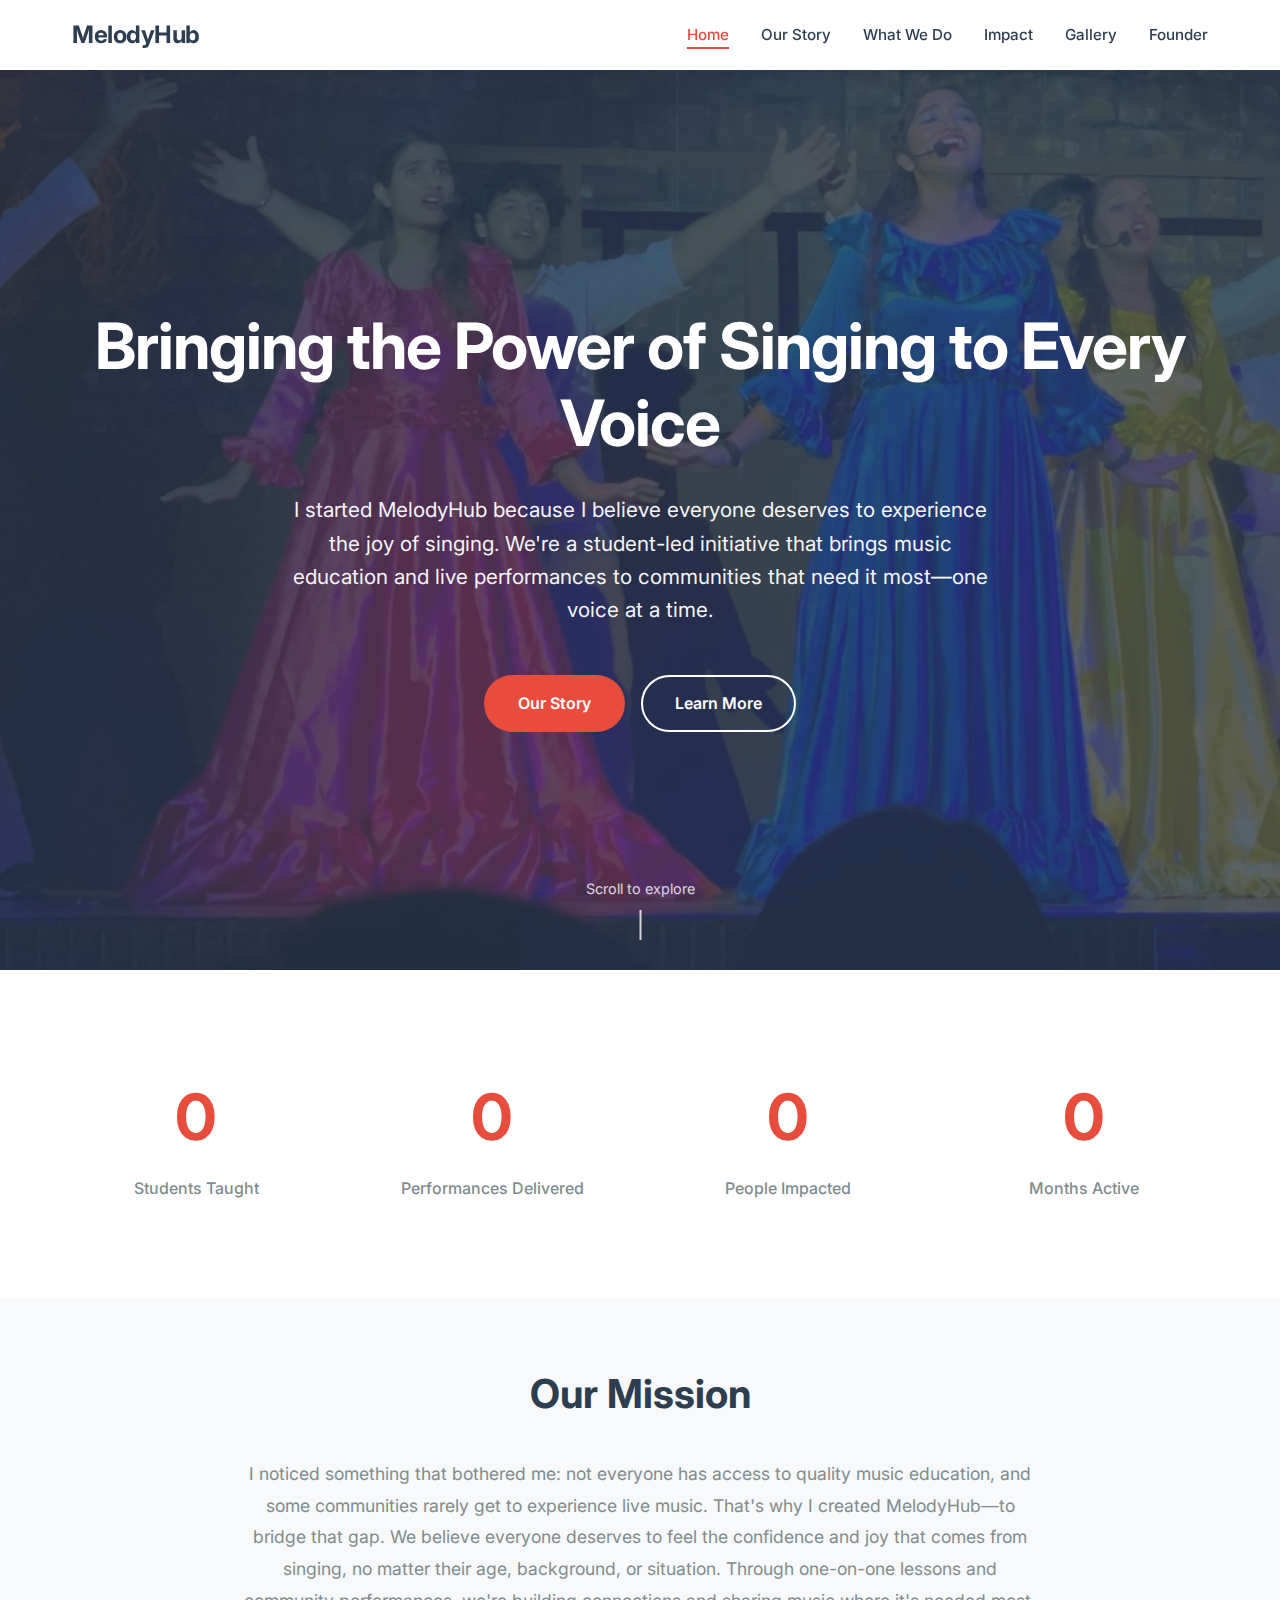
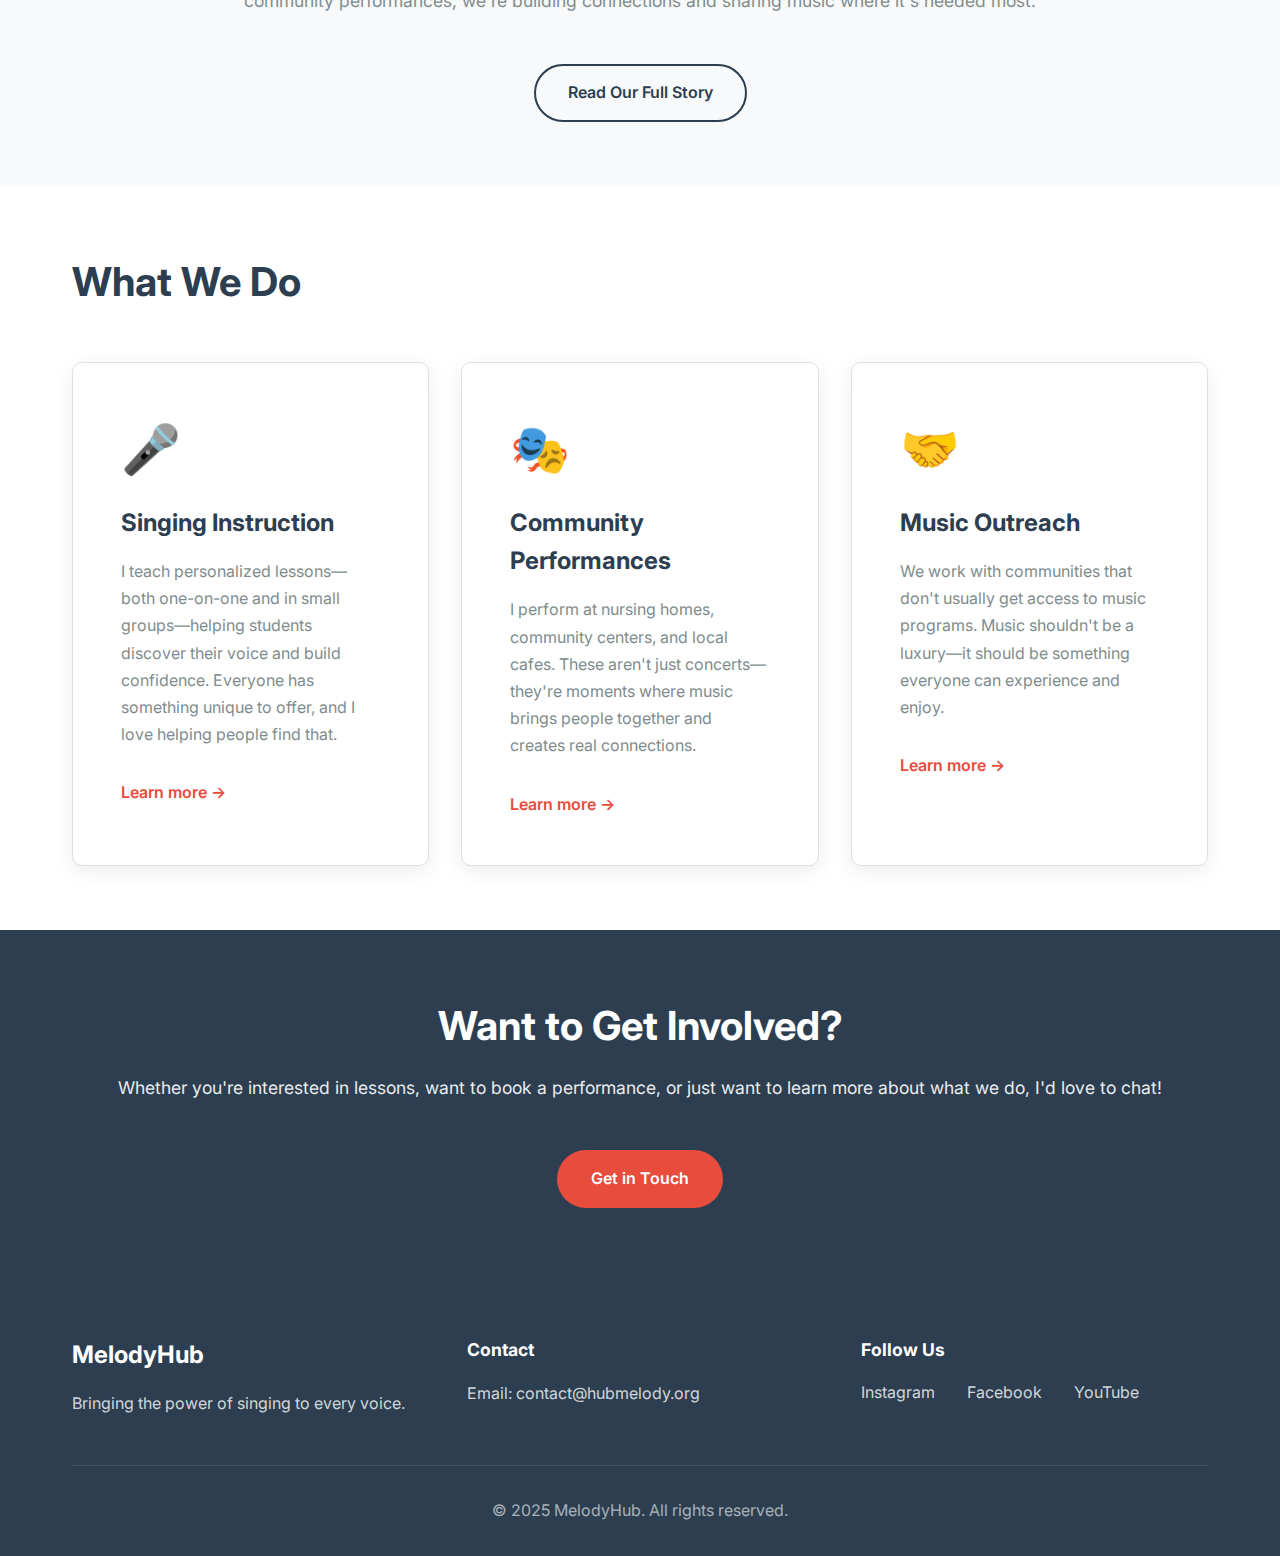
<file: index.html>
<!DOCTYPE html>
<html lang="en">
<head>
    <meta charset="UTF-8">
    <meta name="viewport" content="width=device-width, initial-scale=1.0">
    <title>MelodyHub - Bringing the Power of Singing to Every Voice</title>
    <meta name="description" content="MelodyHub is a student-led singing initiative promoting music education and bringing the joy of singing to underserved communities.">
    <link rel="stylesheet" href="styles.css">
    <link rel="preconnect" href="https://fonts.googleapis.com">
    <link rel="preconnect" href="https://fonts.gstatic.com" crossorigin>
    <link href="https://fonts.googleapis.com/css2?family=Inter:wght@300;400;500;600;700&display=swap" rel="stylesheet">
</head>
<body>
    <!-- Navigation -->
    <nav class="navbar">
        <div class="container">
            <div class="nav-wrapper">
                <a href="index.html" class="logo">MelodyHub</a>
                <button class="mobile-menu-toggle" aria-label="Toggle menu">
                    <span></span>
                    <span></span>
                    <span></span>
                </button>
                <ul class="nav-menu">
                    <li><a href="index.html" class="active">Home</a></li>
                    <li><a href="about.html">Our Story</a></li>
                    <li><a href="programs.html">What We Do</a></li>
                    <li><a href="impact.html">Impact</a></li>
                    <li><a href="gallery.html">Gallery</a></li>
                    <li><a href="founder.html">Founder</a></li>
                </ul>
            </div>
        </div>
    </nav>

    <!-- Hero Section -->
    <section class="hero">
        <div class="hero-image-container">
            <div class="hero-overlay"></div>
            <img src="images/hero/WhatsApp Image 2026-01-01 at 8.38.45 PM.jpeg" alt="Performing on stage in fuchsia dress" class="hero-image">
        </div>
        <div class="hero-content">
            <div class="container">
                <h1 class="hero-title">Bringing the Power of Singing to Every Voice</h1>
                <p class="hero-subtitle">I started MelodyHub because I believe everyone deserves to experience the joy of singing. We're a student-led initiative that brings music education and live performances to communities that need it most—one voice at a time.</p>
                <div class="hero-buttons">
                    <a href="about.html" class="btn btn-primary">Our Story</a>
                    <a href="programs.html" class="btn btn-secondary">Learn More</a>
                </div>
            </div>
        </div>
        <div class="scroll-indicator">
            <span>Scroll to explore</span>
            <div class="scroll-arrow"></div>
        </div>
    </section>

    <!-- Impact Stats Section -->
    <section class="stats-section">
        <div class="container">
            <div class="stats-grid">
                <div class="stat-item">
                    <div class="stat-number" data-target="50">0</div>
                    <div class="stat-label">Students Taught</div>
                </div>
                <div class="stat-item">
                    <div class="stat-number" data-target="25">0</div>
                    <div class="stat-label">Performances Delivered</div>
                </div>
                <div class="stat-item">
                    <div class="stat-number" data-target="200">0</div>
                    <div class="stat-label">People Impacted</div>
                </div>
                <div class="stat-item">
                    <div class="stat-number" data-target="18">0</div>
                    <div class="stat-label">Months Active</div>
                </div>
            </div>
        </div>
    </section>

    <!-- Mission Section -->
    <section class="mission-section">
        <div class="container">
            <div class="mission-content">
                <h2 class="section-title">Our Mission</h2>
                <p class="mission-text">I noticed something that bothered me: not everyone has access to quality music education, and some communities rarely get to experience live music. That's why I created MelodyHub—to bridge that gap. We believe everyone deserves to feel the confidence and joy that comes from singing, no matter their age, background, or situation. Through one-on-one lessons and community performances, we're building connections and sharing music where it's needed most.</p>
                <a href="about.html" class="btn btn-outline">Read Our Full Story</a>
            </div>
        </div>
    </section>

    <!-- Programs Preview -->
    <section class="programs-preview">
        <div class="container">
            <h2 class="section-title">What We Do</h2>
            <div class="programs-grid">
                <div class="program-card">
                    <div class="program-icon">🎤</div>
                    <h3>Singing Instruction</h3>
                    <p>I teach personalized lessons—both one-on-one and in small groups—helping students discover their voice and build confidence. Everyone has something unique to offer, and I love helping people find that.</p>
                    <a href="programs.html#instruction" class="program-link">Learn more →</a>
                </div>
                <div class="program-card">
                    <div class="program-icon">🎭</div>
                    <h3>Community Performances</h3>
                    <p>I perform at nursing homes, community centers, and local cafes. These aren't just concerts—they're moments where music brings people together and creates real connections.</p>
                    <a href="programs.html#performances" class="program-link">Learn more →</a>
                </div>
                <div class="program-card">
                    <div class="program-icon">🤝</div>
                    <h3>Music Outreach</h3>
                    <p>We work with communities that don't usually get access to music programs. Music shouldn't be a luxury—it should be something everyone can experience and enjoy.</p>
                    <a href="programs.html#outreach" class="program-link">Learn more →</a>
                </div>
            </div>
        </div>
    </section>

    <!-- CTA Section -->
    <section class="cta-section">
        <div class="container">
            <h2>Want to Get Involved?</h2>
            <p>Whether you're interested in lessons, want to book a performance, or just want to learn more about what we do, I'd love to chat!</p>
            <a href="#contact" class="btn btn-primary">Get in Touch</a>
        </div>
    </section>

    <!-- Footer -->
    <footer class="footer" id="contact">
        <div class="container">
            <div class="footer-content">
                <div class="footer-section">
                    <h3>MelodyHub</h3>
                    <p>Bringing the power of singing to every voice.</p>
                </div>
                <div class="footer-section">
                    <h4>Contact</h4>
                    <p>Email: <a href="mailto:contact@hubmelody.org">contact@hubmelody.org</a></p>
                </div>
                <div class="footer-section">
                    <h4>Follow Us</h4>
                    <div class="social-links">
                        <a href="#" aria-label="Instagram">Instagram</a>
                        <a href="#" aria-label="Facebook">Facebook</a>
                        <a href="#" aria-label="YouTube">YouTube</a>
                    </div>
                </div>
            </div>
            <div class="footer-bottom">
                <p>&copy; 2025 MelodyHub. All rights reserved.</p>
            </div>
        </div>
    </footer>

    <script src="script.js"></script>
</body>
</html>
</file>
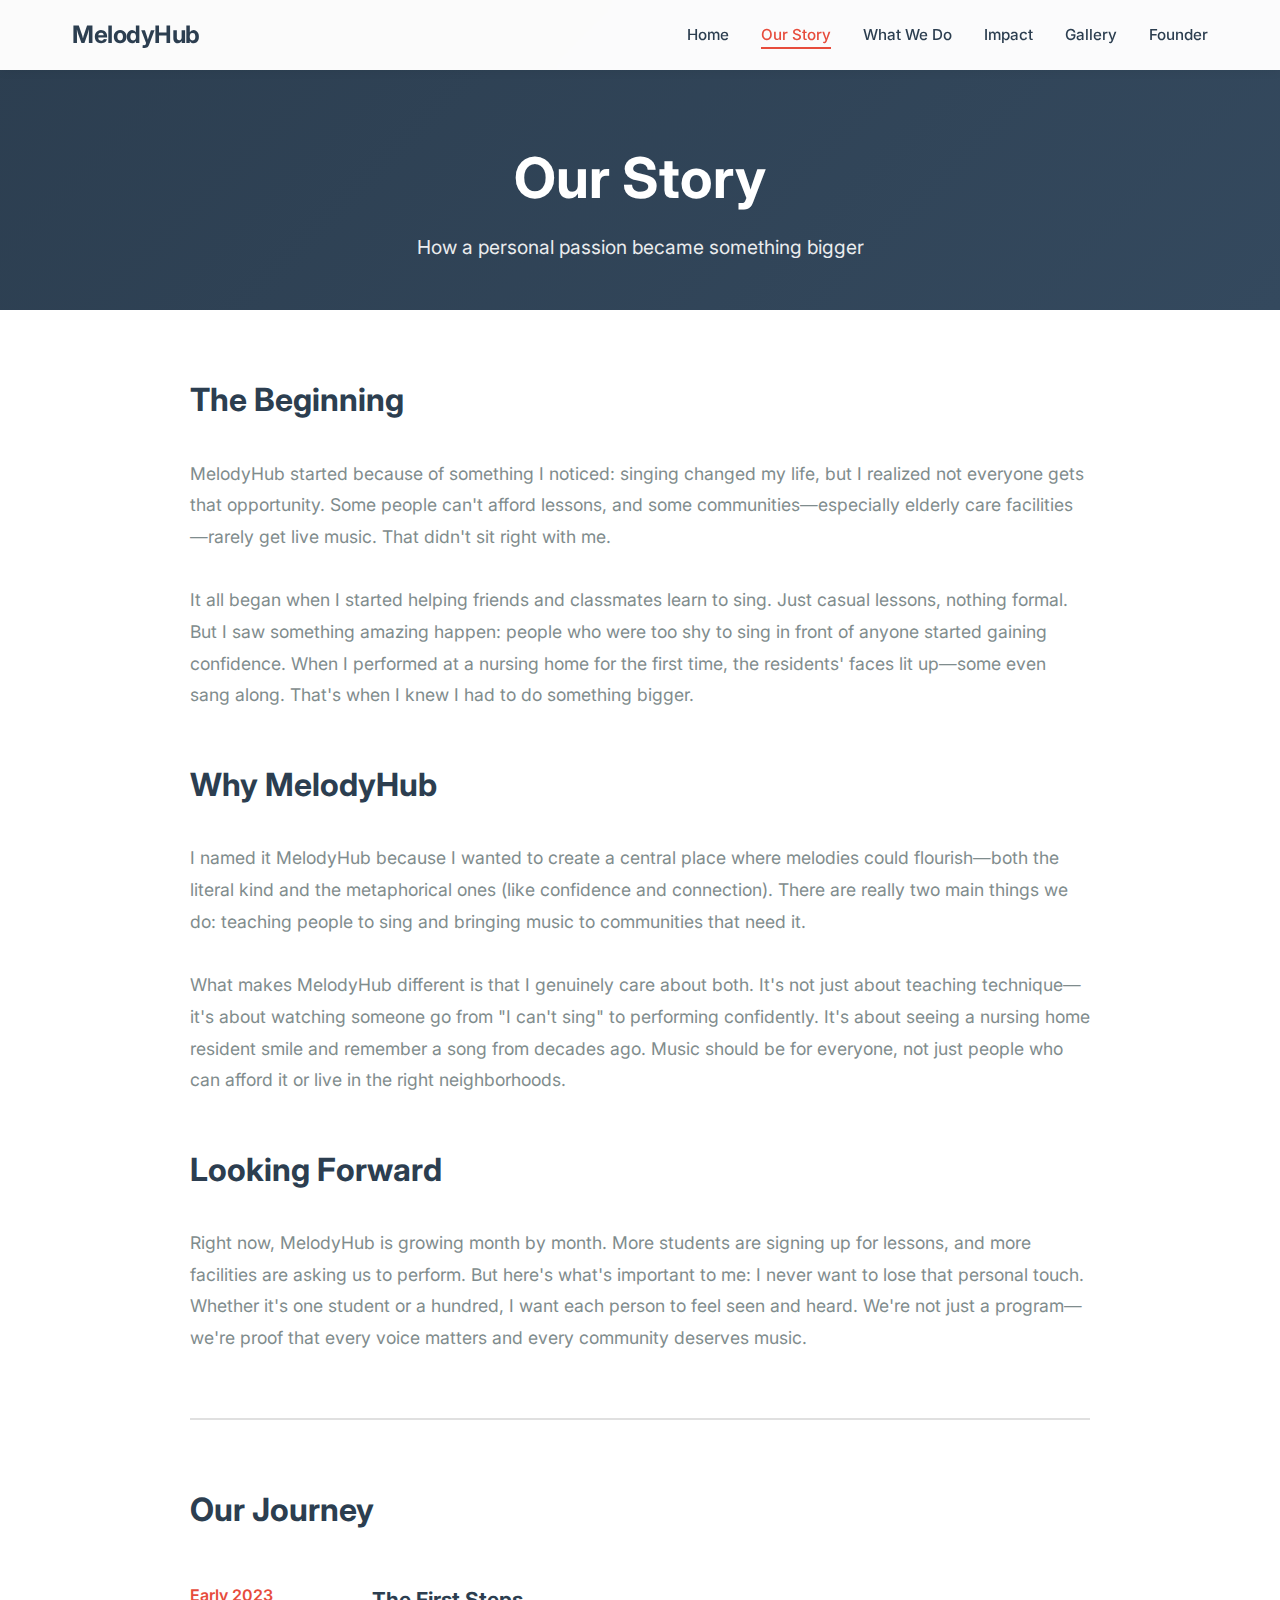
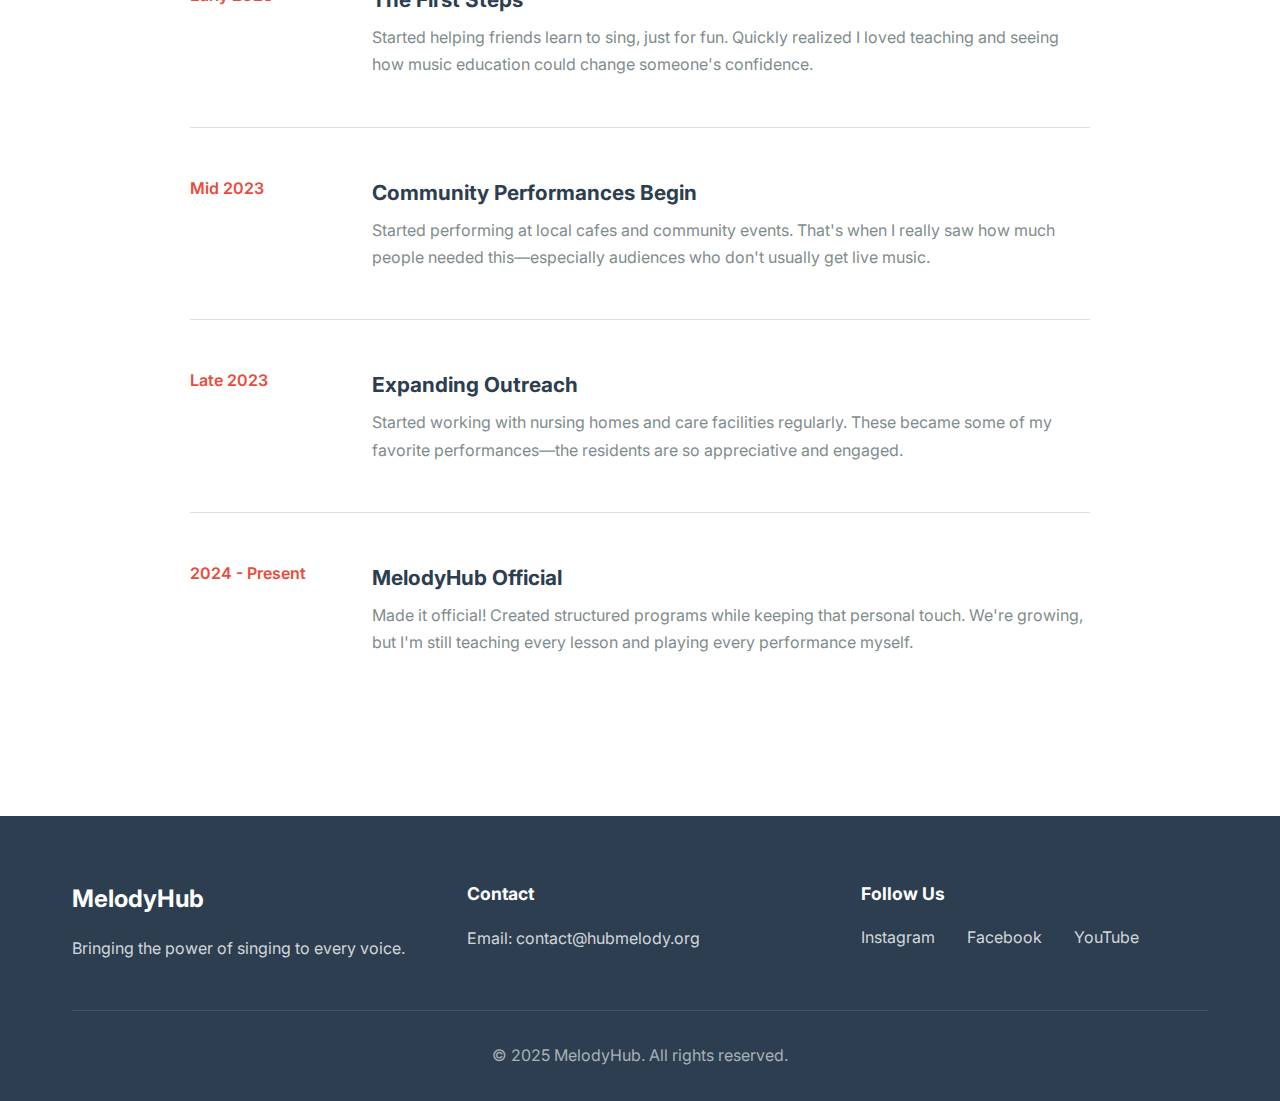
<file: about.html>
<!DOCTYPE html>
<html lang="en">
<head>
    <meta charset="UTF-8">
    <meta name="viewport" content="width=device-width, initial-scale=1.0">
    <title>Our Story - MelodyHub</title>
    <meta name="description" content="Learn about MelodyHub's origin, mission, and journey from a personal passion to a community-impacting organization.">
    <link rel="stylesheet" href="styles.css">
    <link rel="preconnect" href="https://fonts.googleapis.com">
    <link rel="preconnect" href="https://fonts.gstatic.com" crossorigin>
    <link href="https://fonts.googleapis.com/css2?family=Inter:wght@300;400;500;600;700&display=swap" rel="stylesheet">
</head>
<body>
    <!-- Navigation -->
    <nav class="navbar">
        <div class="container">
            <div class="nav-wrapper">
                <a href="index.html" class="logo">MelodyHub</a>
                <button class="mobile-menu-toggle" aria-label="Toggle menu">
                    <span></span>
                    <span></span>
                    <span></span>
                </button>
                <ul class="nav-menu">
                    <li><a href="index.html">Home</a></li>
                    <li><a href="about.html" class="active">Our Story</a></li>
                    <li><a href="programs.html">What We Do</a></li>
                    <li><a href="impact.html">Impact</a></li>
                    <li><a href="gallery.html">Gallery</a></li>
                    <li><a href="founder.html">Founder</a></li>
                </ul>
            </div>
        </div>
    </nav>

    <!-- Page Header -->
    <section class="page-header">
        <div class="container">
            <h1>Our Story</h1>
            <p class="page-subtitle">How a personal passion became something bigger</p>
        </div>
    </section>

    <!-- Story Content -->
    <section class="story-section">
        <div class="container">
            <div class="story-content">
                <div class="story-text">
                    <h2>The Beginning</h2>
                    <p>MelodyHub started because of something I noticed: singing changed my life, but I realized not everyone gets that opportunity. Some people can't afford lessons, and some communities—especially elderly care facilities—rarely get live music. That didn't sit right with me.</p>
                    
                    <p>It all began when I started helping friends and classmates learn to sing. Just casual lessons, nothing formal. But I saw something amazing happen: people who were too shy to sing in front of anyone started gaining confidence. When I performed at a nursing home for the first time, the residents' faces lit up—some even sang along. That's when I knew I had to do something bigger.</p>

                    <h2>Why MelodyHub</h2>
                    <p>I named it MelodyHub because I wanted to create a central place where melodies could flourish—both the literal kind and the metaphorical ones (like confidence and connection). There are really two main things we do: teaching people to sing and bringing music to communities that need it.</p>

                    <p>What makes MelodyHub different is that I genuinely care about both. It's not just about teaching technique—it's about watching someone go from "I can't sing" to performing confidently. It's about seeing a nursing home resident smile and remember a song from decades ago. Music should be for everyone, not just people who can afford it or live in the right neighborhoods.</p>

                    <h2>Looking Forward</h2>
                    <p>Right now, MelodyHub is growing month by month. More students are signing up for lessons, and more facilities are asking us to perform. But here's what's important to me: I never want to lose that personal touch. Whether it's one student or a hundred, I want each person to feel seen and heard. We're not just a program—we're proof that every voice matters and every community deserves music.</p>
                </div>

                <!-- Timeline -->
                <div class="timeline">
                    <h2>Our Journey</h2>
                    <div class="timeline-item">
                        <div class="timeline-date">Early 2023</div>
                        <div class="timeline-content">
                            <h3>The First Steps</h3>
                            <p>Started helping friends learn to sing, just for fun. Quickly realized I loved teaching and seeing how music education could change someone's confidence.</p>
                        </div>
                    </div>
                    <div class="timeline-item">
                        <div class="timeline-date">Mid 2023</div>
                        <div class="timeline-content">
                            <h3>Community Performances Begin</h3>
                            <p>Started performing at local cafes and community events. That's when I really saw how much people needed this—especially audiences who don't usually get live music.</p>
                        </div>
                    </div>
                    <div class="timeline-item">
                        <div class="timeline-date">Late 2023</div>
                        <div class="timeline-content">
                            <h3>Expanding Outreach</h3>
                            <p>Started working with nursing homes and care facilities regularly. These became some of my favorite performances—the residents are so appreciative and engaged.</p>
                        </div>
                    </div>
                    <div class="timeline-item">
                        <div class="timeline-date">2024 - Present</div>
                        <div class="timeline-content">
                            <h3>MelodyHub Official</h3>
                            <p>Made it official! Created structured programs while keeping that personal touch. We're growing, but I'm still teaching every lesson and playing every performance myself.</p>
                        </div>
                    </div>
                </div>
            </div>
        </div>
    </section>

    <!-- Footer -->
    <footer class="footer" id="contact">
        <div class="container">
            <div class="footer-content">
                <div class="footer-section">
                    <h3>MelodyHub</h3>
                    <p>Bringing the power of singing to every voice.</p>
                </div>
                <div class="footer-section">
                    <h4>Contact</h4>
                    <p>Email: <a href="mailto:contact@hubmelody.org">contact@hubmelody.org</a></p>
                </div>
                <div class="footer-section">
                    <h4>Follow Us</h4>
                    <div class="social-links">
                        <a href="#" aria-label="Instagram">Instagram</a>
                        <a href="#" aria-label="Facebook">Facebook</a>
                        <a href="#" aria-label="YouTube">YouTube</a>
                    </div>
                </div>
            </div>
            <div class="footer-bottom">
                <p>&copy; 2025 MelodyHub. All rights reserved.</p>
            </div>
        </div>
    </footer>

    <script src="script.js"></script>
</body>
</html>
</file>
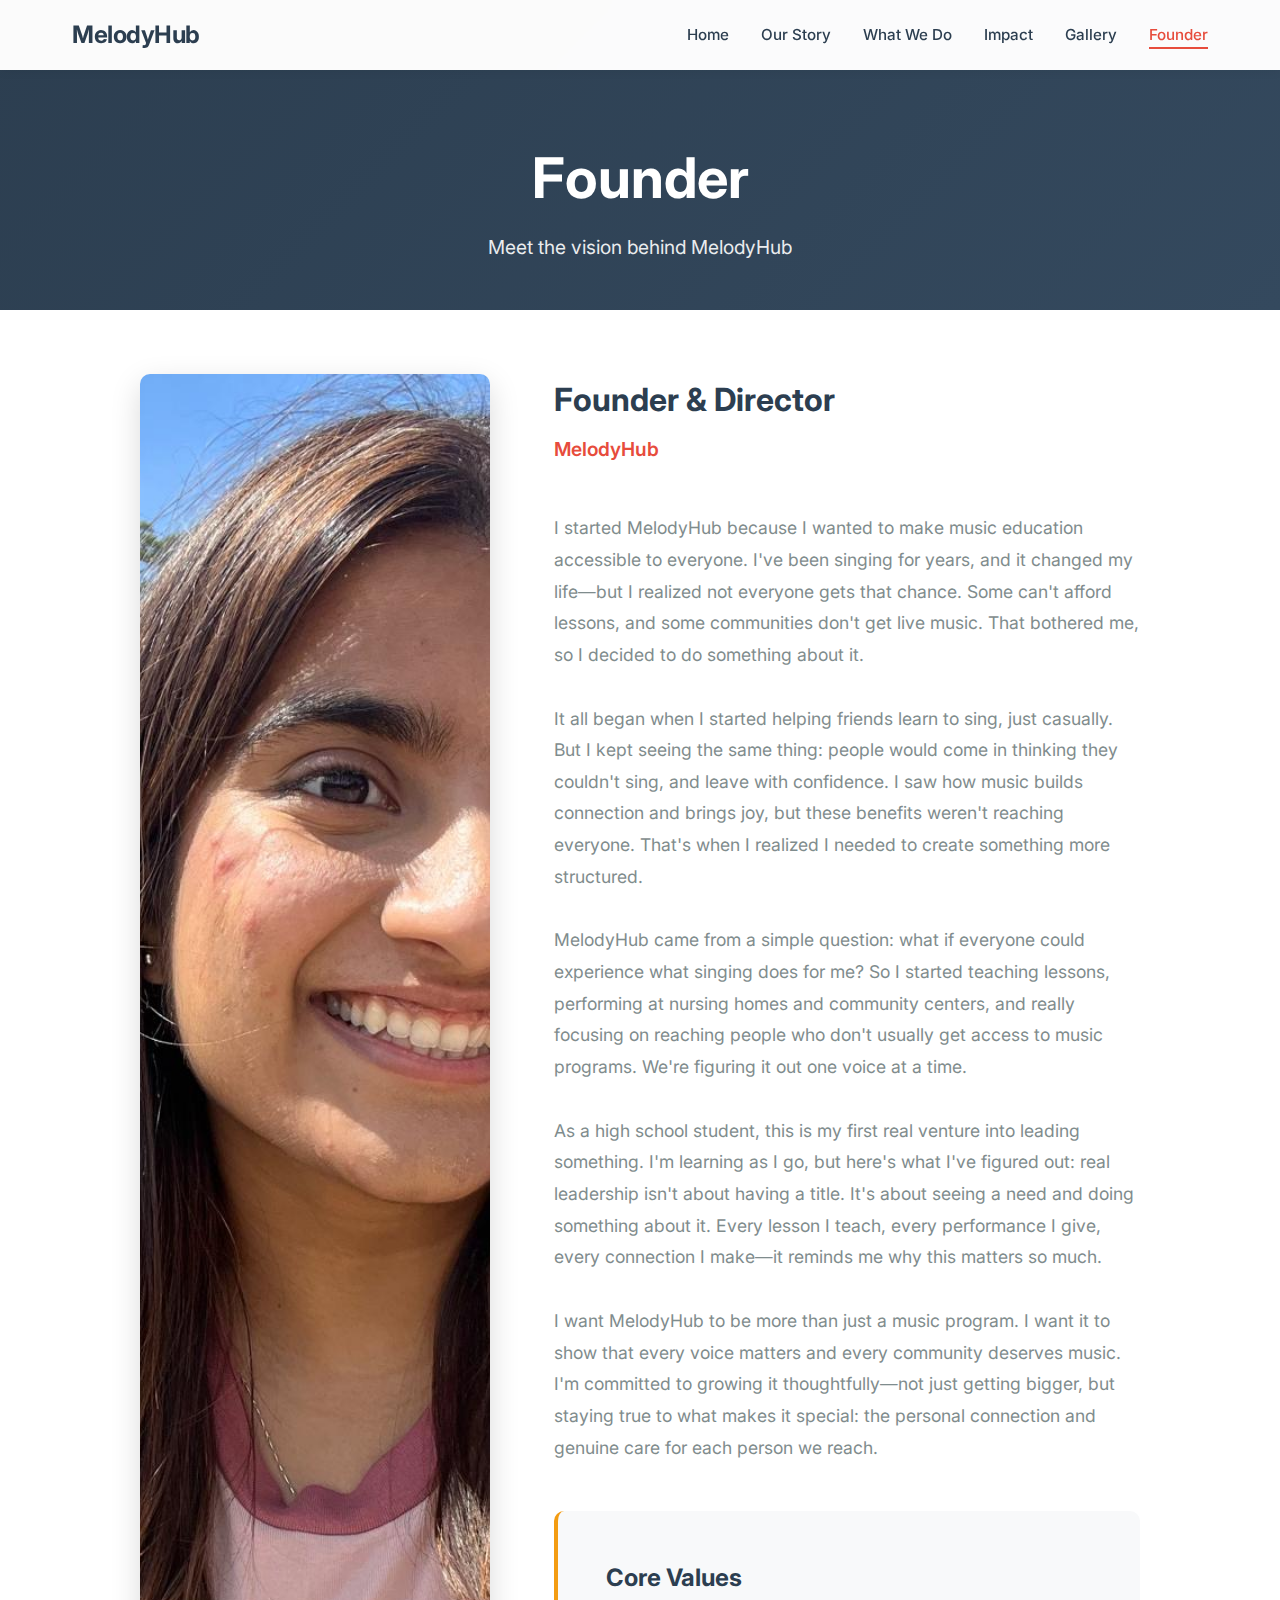
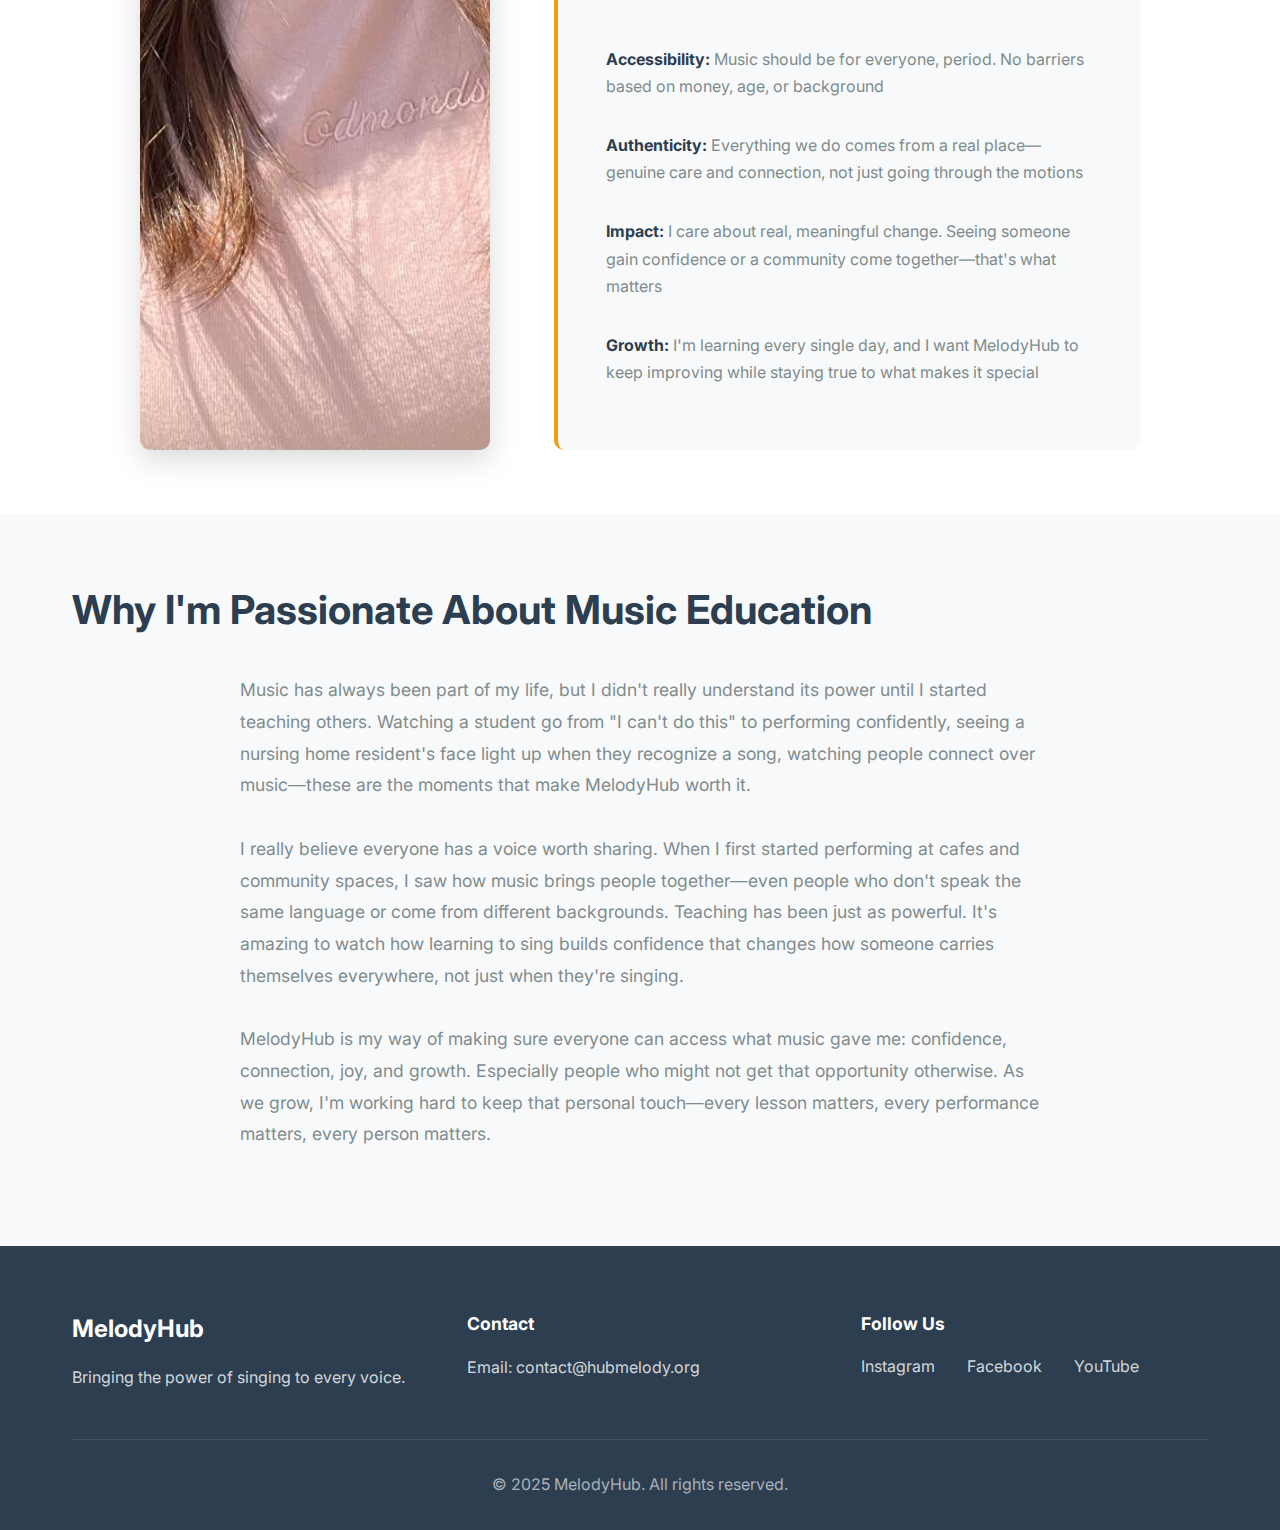
<file: founder.html>
<!DOCTYPE html>
<html lang="en">
<head>
    <meta charset="UTF-8">
    <meta name="viewport" content="width=device-width, initial-scale=1.0">
    <title>Founder - MelodyHub</title>
    <meta name="description" content="Meet the founder of MelodyHub and learn about the passion and vision behind the organization.">
    <link rel="stylesheet" href="styles.css">
    <link rel="preconnect" href="https://fonts.googleapis.com">
    <link rel="preconnect" href="https://fonts.gstatic.com" crossorigin>
    <link href="https://fonts.googleapis.com/css2?family=Inter:wght@300;400;500;600;700&display=swap" rel="stylesheet">
</head>
<body>
    <!-- Navigation -->
    <nav class="navbar">
        <div class="container">
            <div class="nav-wrapper">
                <a href="index.html" class="logo">MelodyHub</a>
                <button class="mobile-menu-toggle" aria-label="Toggle menu">
                    <span></span>
                    <span></span>
                    <span></span>
                </button>
                <ul class="nav-menu">
                    <li><a href="index.html">Home</a></li>
                    <li><a href="about.html">Our Story</a></li>
                    <li><a href="programs.html">What We Do</a></li>
                    <li><a href="impact.html">Impact</a></li>
                    <li><a href="gallery.html">Gallery</a></li>
                    <li><a href="founder.html" class="active">Founder</a></li>
                </ul>
            </div>
        </div>
    </nav>

    <!-- Page Header -->
    <section class="page-header">
        <div class="container">
            <h1>Founder</h1>
            <p class="page-subtitle">Meet the vision behind MelodyHub</p>
        </div>
    </section>

    <!-- Founder Section -->
    <section class="founder-section">
        <div class="container">
            <div class="founder-content">
                <div class="founder-image-wrapper">
                    <img src="images/founder/WhatsApp Image 2026-01-01 at 11.12.30 PM.jpeg" alt="MelodyHub Founder" class="founder-image">
                </div>
                <div class="founder-info">
                    <h2>Founder & Director</h2>
                    <p class="founder-title">MelodyHub</p>
                    
                    <div class="founder-bio">
                        <p>I started MelodyHub because I wanted to make music education accessible to everyone. I've been singing for years, and it changed my life—but I realized not everyone gets that chance. Some can't afford lessons, and some communities don't get live music. That bothered me, so I decided to do something about it.</p>

                        <p>It all began when I started helping friends learn to sing, just casually. But I kept seeing the same thing: people would come in thinking they couldn't sing, and leave with confidence. I saw how music builds connection and brings joy, but these benefits weren't reaching everyone. That's when I realized I needed to create something more structured.</p>

                        <p>MelodyHub came from a simple question: what if everyone could experience what singing does for me? So I started teaching lessons, performing at nursing homes and community centers, and really focusing on reaching people who don't usually get access to music programs. We're figuring it out one voice at a time.</p>

                        <p>As a high school student, this is my first real venture into leading something. I'm learning as I go, but here's what I've figured out: real leadership isn't about having a title. It's about seeing a need and doing something about it. Every lesson I teach, every performance I give, every connection I make—it reminds me why this matters so much.</p>

                        <p>I want MelodyHub to be more than just a music program. I want it to show that every voice matters and every community deserves music. I'm committed to growing it thoughtfully—not just getting bigger, but staying true to what makes it special: the personal connection and genuine care for each person we reach.</p>
                    </div>

                    <div class="founder-values">
                        <h3>Core Values</h3>
                        <ul>
                            <li><strong>Accessibility:</strong> Music should be for everyone, period. No barriers based on money, age, or background</li>
                            <li><strong>Authenticity:</strong> Everything we do comes from a real place—genuine care and connection, not just going through the motions</li>
                            <li><strong>Impact:</strong> I care about real, meaningful change. Seeing someone gain confidence or a community come together—that's what matters</li>
                            <li><strong>Growth:</strong> I'm learning every single day, and I want MelodyHub to keep improving while staying true to what makes it special</li>
                        </ul>
                    </div>
                </div>
            </div>
        </div>
    </section>

    <!-- Personal Journey -->
    <section class="journey-section">
        <div class="container">
            <h2 class="section-title">Why I'm Passionate About Music Education</h2>
            <div class="journey-content">
                <p>Music has always been part of my life, but I didn't really understand its power until I started teaching others. Watching a student go from "I can't do this" to performing confidently, seeing a nursing home resident's face light up when they recognize a song, watching people connect over music—these are the moments that make MelodyHub worth it.</p>
                
                <p>I really believe everyone has a voice worth sharing. When I first started performing at cafes and community spaces, I saw how music brings people together—even people who don't speak the same language or come from different backgrounds. Teaching has been just as powerful. It's amazing to watch how learning to sing builds confidence that changes how someone carries themselves everywhere, not just when they're singing.</p>

                <p>MelodyHub is my way of making sure everyone can access what music gave me: confidence, connection, joy, and growth. Especially people who might not get that opportunity otherwise. As we grow, I'm working hard to keep that personal touch—every lesson matters, every performance matters, every person matters.</p>
            </div>
        </div>
    </section>

    <!-- Footer -->
    <footer class="footer" id="contact">
        <div class="container">
            <div class="footer-content">
                <div class="footer-section">
                    <h3>MelodyHub</h3>
                    <p>Bringing the power of singing to every voice.</p>
                </div>
                <div class="footer-section">
                    <h4>Contact</h4>
                    <p>Email: <a href="mailto:contact@hubmelody.org">contact@hubmelody.org</a></p>
                </div>
                <div class="footer-section">
                    <h4>Follow Us</h4>
                    <div class="social-links">
                        <a href="#" aria-label="Instagram">Instagram</a>
                        <a href="#" aria-label="Facebook">Facebook</a>
                        <a href="#" aria-label="YouTube">YouTube</a>
                    </div>
                </div>
            </div>
            <div class="footer-bottom">
                <p>&copy; 2025 MelodyHub. All rights reserved.</p>
            </div>
        </div>
    </footer>

    <script src="script.js"></script>
</body>
</html>
</file>
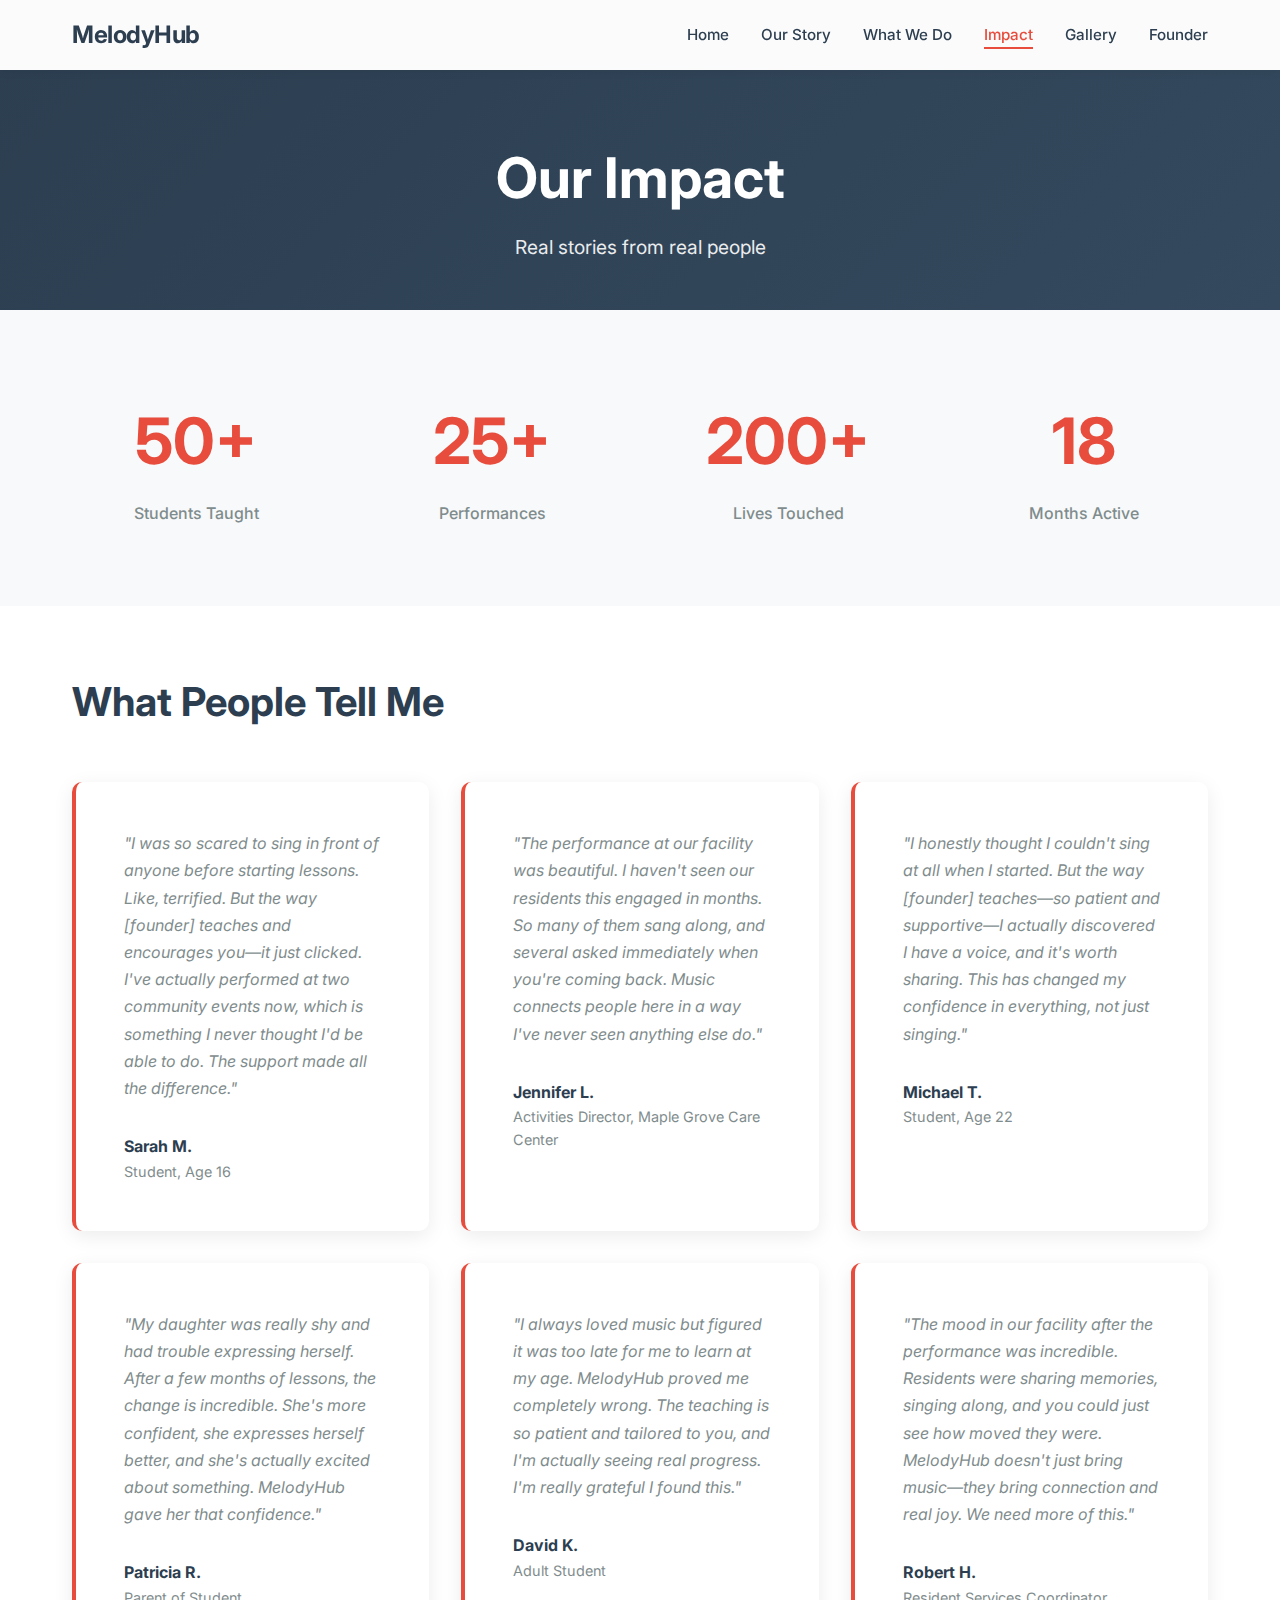
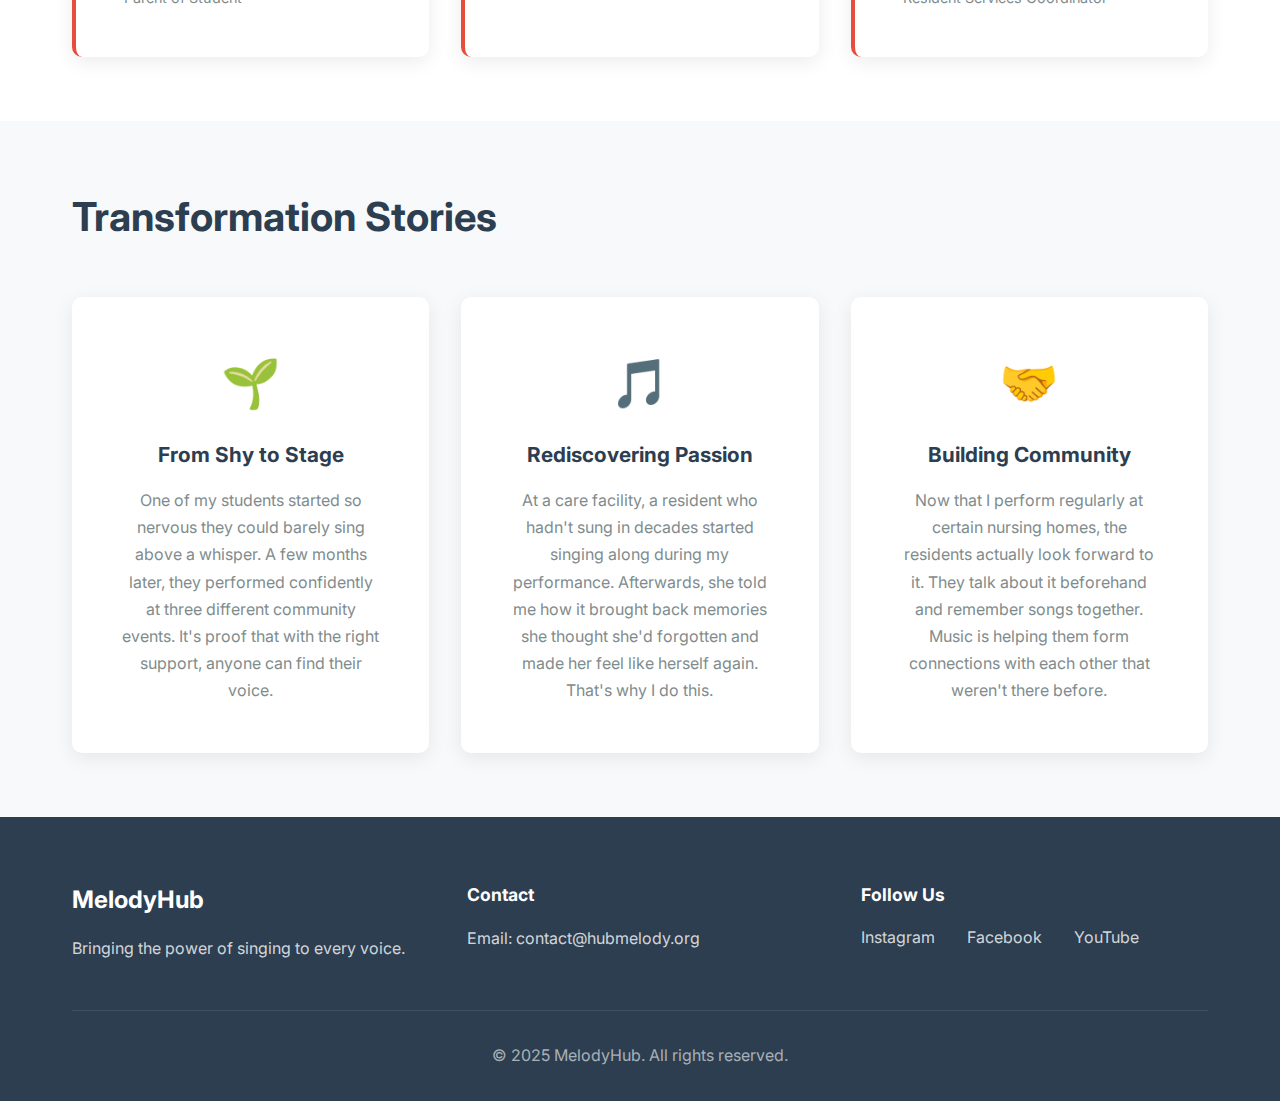
<file: impact.html>
<!DOCTYPE html>
<html lang="en">
<head>
    <meta charset="UTF-8">
    <meta name="viewport" content="width=device-width, initial-scale=1.0">
    <title>Impact - MelodyHub</title>
    <meta name="description" content="See how MelodyHub is making a difference through testimonials and stories from students and community members.">
    <link rel="stylesheet" href="styles.css">
    <link rel="preconnect" href="https://fonts.googleapis.com">
    <link rel="preconnect" href="https://fonts.gstatic.com" crossorigin>
    <link href="https://fonts.googleapis.com/css2?family=Inter:wght@300;400;500;600;700&display=swap" rel="stylesheet">
</head>
<body>
    <!-- Navigation -->
    <nav class="navbar">
        <div class="container">
            <div class="nav-wrapper">
                <a href="index.html" class="logo">MelodyHub</a>
                <button class="mobile-menu-toggle" aria-label="Toggle menu">
                    <span></span>
                    <span></span>
                    <span></span>
                </button>
                <ul class="nav-menu">
                    <li><a href="index.html">Home</a></li>
                    <li><a href="about.html">Our Story</a></li>
                    <li><a href="programs.html">What We Do</a></li>
                    <li><a href="impact.html" class="active">Impact</a></li>
                    <li><a href="gallery.html">Gallery</a></li>
                    <li><a href="founder.html">Founder</a></li>
                </ul>
            </div>
        </div>
    </nav>

    <!-- Page Header -->
    <section class="page-header">
        <div class="container">
            <h1>Our Impact</h1>
            <p class="page-subtitle">Real stories from real people</p>
        </div>
    </section>

    <!-- Impact Stats -->
    <section class="impact-stats">
        <div class="container">
            <div class="stats-grid">
                <div class="stat-item">
                    <div class="stat-number">50+</div>
                    <div class="stat-label">Students Taught</div>
                </div>
                <div class="stat-item">
                    <div class="stat-number">25+</div>
                    <div class="stat-label">Performances</div>
                </div>
                <div class="stat-item">
                    <div class="stat-number">200+</div>
                    <div class="stat-label">Lives Touched</div>
                </div>
                <div class="stat-item">
                    <div class="stat-number">18</div>
                    <div class="stat-label">Months Active</div>
                </div>
            </div>
        </div>
    </section>

    <!-- Testimonials -->
    <section class="testimonials-section">
        <div class="container">
            <h2 class="section-title">What People Tell Me</h2>
            <div class="testimonials-grid">
                <div class="testimonial-card">
                    <div class="testimonial-content">
                        <p class="testimonial-text">"I was so scared to sing in front of anyone before starting lessons. Like, terrified. But the way [founder] teaches and encourages you—it just clicked. I've actually performed at two community events now, which is something I never thought I'd be able to do. The support made all the difference."</p>
                    </div>
                    <div class="testimonial-author">
                        <div class="testimonial-info">
                            <strong>Sarah M.</strong>
                            <span>Student, Age 16</span>
                        </div>
                    </div>
                </div>

                <div class="testimonial-card">
                    <div class="testimonial-content">
                        <p class="testimonial-text">"The performance at our facility was beautiful. I haven't seen our residents this engaged in months. So many of them sang along, and several asked immediately when you're coming back. Music connects people here in a way I've never seen anything else do."</p>
                    </div>
                    <div class="testimonial-author">
                        <div class="testimonial-info">
                            <strong>Jennifer L.</strong>
                            <span>Activities Director, Maple Grove Care Center</span>
                        </div>
                    </div>
                </div>

                <div class="testimonial-card">
                    <div class="testimonial-content">
                        <p class="testimonial-text">"I honestly thought I couldn't sing at all when I started. But the way [founder] teaches—so patient and supportive—I actually discovered I have a voice, and it's worth sharing. This has changed my confidence in everything, not just singing."</p>
                    </div>
                    <div class="testimonial-author">
                        <div class="testimonial-info">
                            <strong>Michael T.</strong>
                            <span>Student, Age 22</span>
                        </div>
                    </div>
                </div>

                <div class="testimonial-card">
                    <div class="testimonial-content">
                        <p class="testimonial-text">"My daughter was really shy and had trouble expressing herself. After a few months of lessons, the change is incredible. She's more confident, she expresses herself better, and she's actually excited about something. MelodyHub gave her that confidence."</p>
                    </div>
                    <div class="testimonial-author">
                        <div class="testimonial-info">
                            <strong>Patricia R.</strong>
                            <span>Parent of Student</span>
                        </div>
                    </div>
                </div>

                <div class="testimonial-card">
                    <div class="testimonial-content">
                        <p class="testimonial-text">"I always loved music but figured it was too late for me to learn at my age. MelodyHub proved me completely wrong. The teaching is so patient and tailored to you, and I'm actually seeing real progress. I'm really grateful I found this."</p>
                    </div>
                    <div class="testimonial-author">
                        <div class="testimonial-info">
                            <strong>David K.</strong>
                            <span>Adult Student</span>
                        </div>
                    </div>
                </div>

                <div class="testimonial-card">
                    <div class="testimonial-content">
                        <p class="testimonial-text">"The mood in our facility after the performance was incredible. Residents were sharing memories, singing along, and you could just see how moved they were. MelodyHub doesn't just bring music—they bring connection and real joy. We need more of this."</p>
                    </div>
                    <div class="testimonial-author">
                        <div class="testimonial-info">
                            <strong>Robert H.</strong>
                            <span>Resident Services Coordinator</span>
                        </div>
                    </div>
                </div>
            </div>
        </div>
    </section>

    <!-- Impact Stories -->
    <section class="impact-stories">
        <div class="container">
            <h2 class="section-title">Transformation Stories</h2>
            <div class="story-cards">
                <div class="story-card">
                    <div class="story-icon">🌱</div>
                    <h3>From Shy to Stage</h3>
                    <p>One of my students started so nervous they could barely sing above a whisper. A few months later, they performed confidently at three different community events. It's proof that with the right support, anyone can find their voice.</p>
                </div>
                <div class="story-card">
                    <div class="story-icon">🎵</div>
                    <h3>Rediscovering Passion</h3>
                    <p>At a care facility, a resident who hadn't sung in decades started singing along during my performance. Afterwards, she told me how it brought back memories she thought she'd forgotten and made her feel like herself again. That's why I do this.</p>
                </div>
                <div class="story-card">
                    <div class="story-icon">🤝</div>
                    <h3>Building Community</h3>
                    <p>Now that I perform regularly at certain nursing homes, the residents actually look forward to it. They talk about it beforehand and remember songs together. Music is helping them form connections with each other that weren't there before.</p>
                </div>
            </div>
        </div>
    </section>

    <!-- Footer -->
    <footer class="footer" id="contact">
        <div class="container">
            <div class="footer-content">
                <div class="footer-section">
                    <h3>MelodyHub</h3>
                    <p>Bringing the power of singing to every voice.</p>
                </div>
                <div class="footer-section">
                    <h4>Contact</h4>
                    <p>Email: <a href="mailto:contact@hubmelody.org">contact@hubmelody.org</a></p>
                </div>
                <div class="footer-section">
                    <h4>Follow Us</h4>
                    <div class="social-links">
                        <a href="#" aria-label="Instagram">Instagram</a>
                        <a href="#" aria-label="Facebook">Facebook</a>
                        <a href="#" aria-label="YouTube">YouTube</a>
                    </div>
                </div>
            </div>
            <div class="footer-bottom">
                <p>&copy; 2025 MelodyHub. All rights reserved.</p>
            </div>
        </div>
    </footer>

    <script src="script.js"></script>
</body>
</html>
</file>
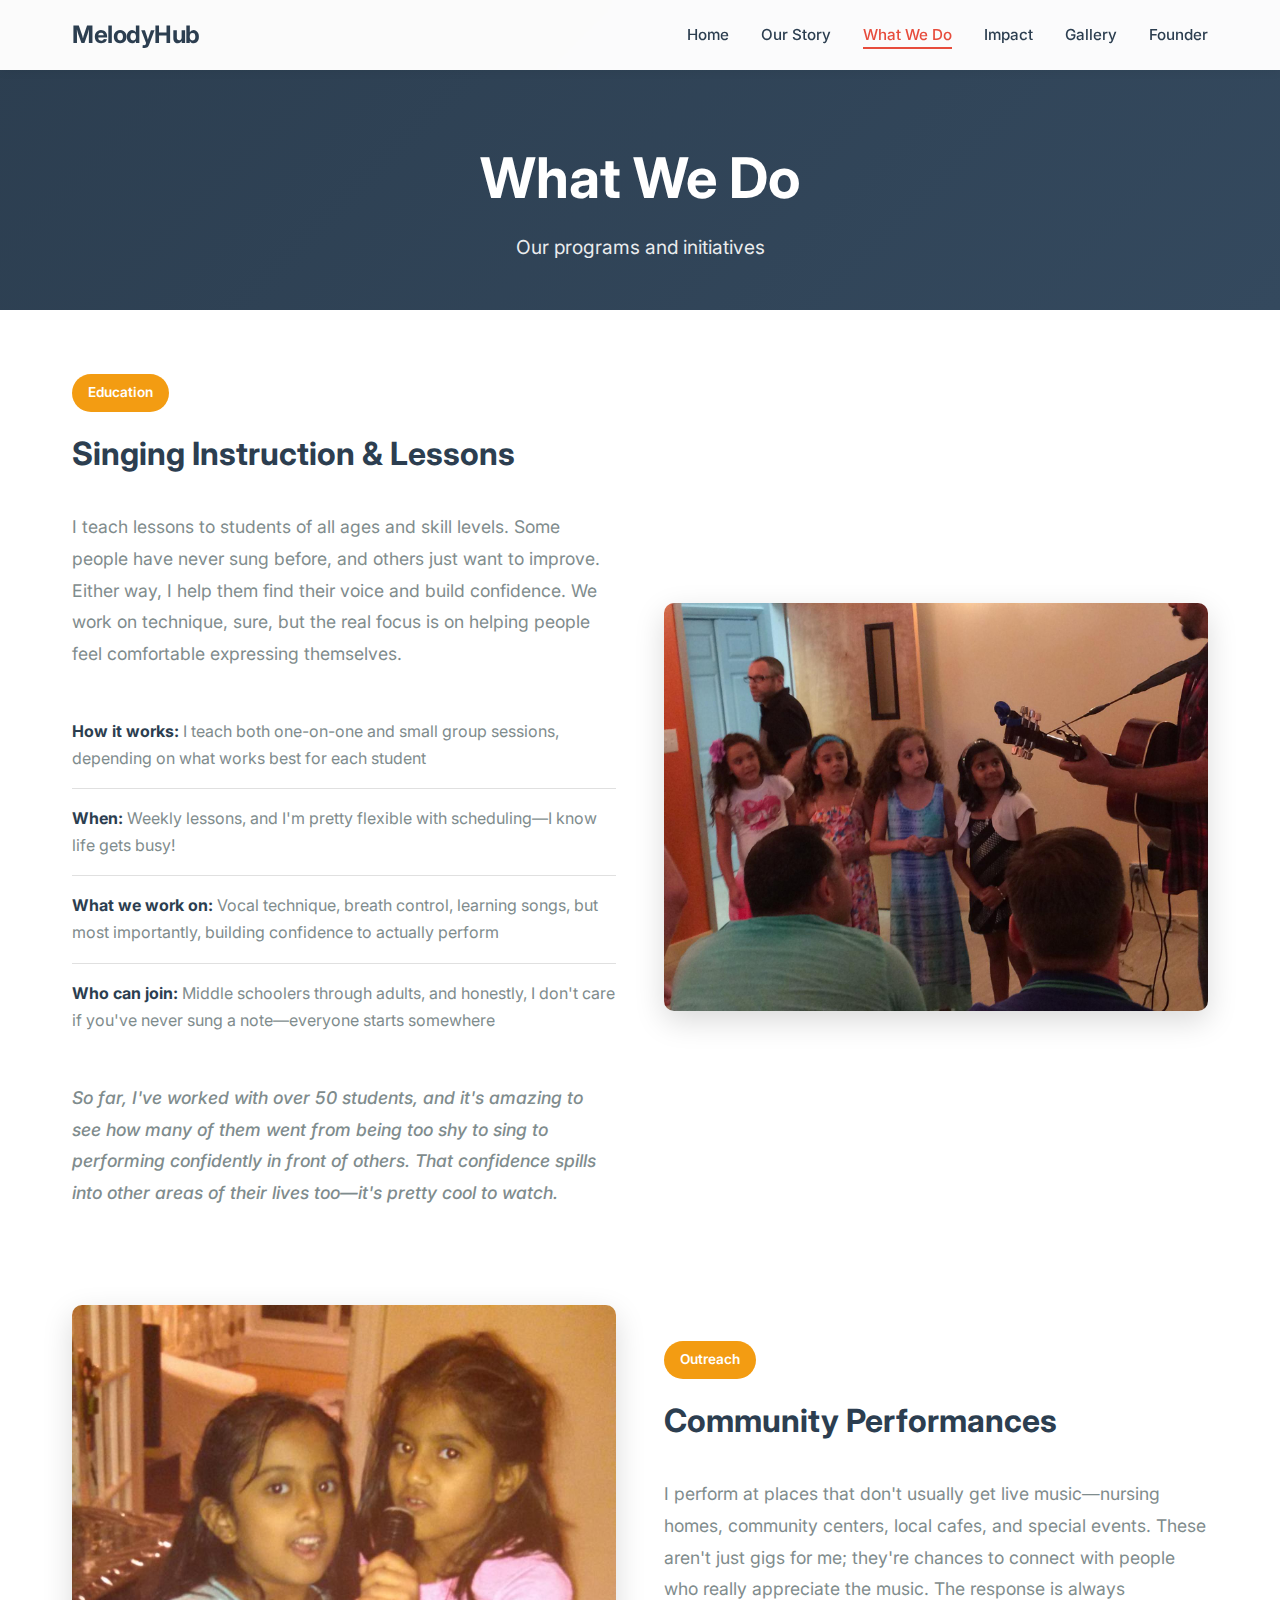
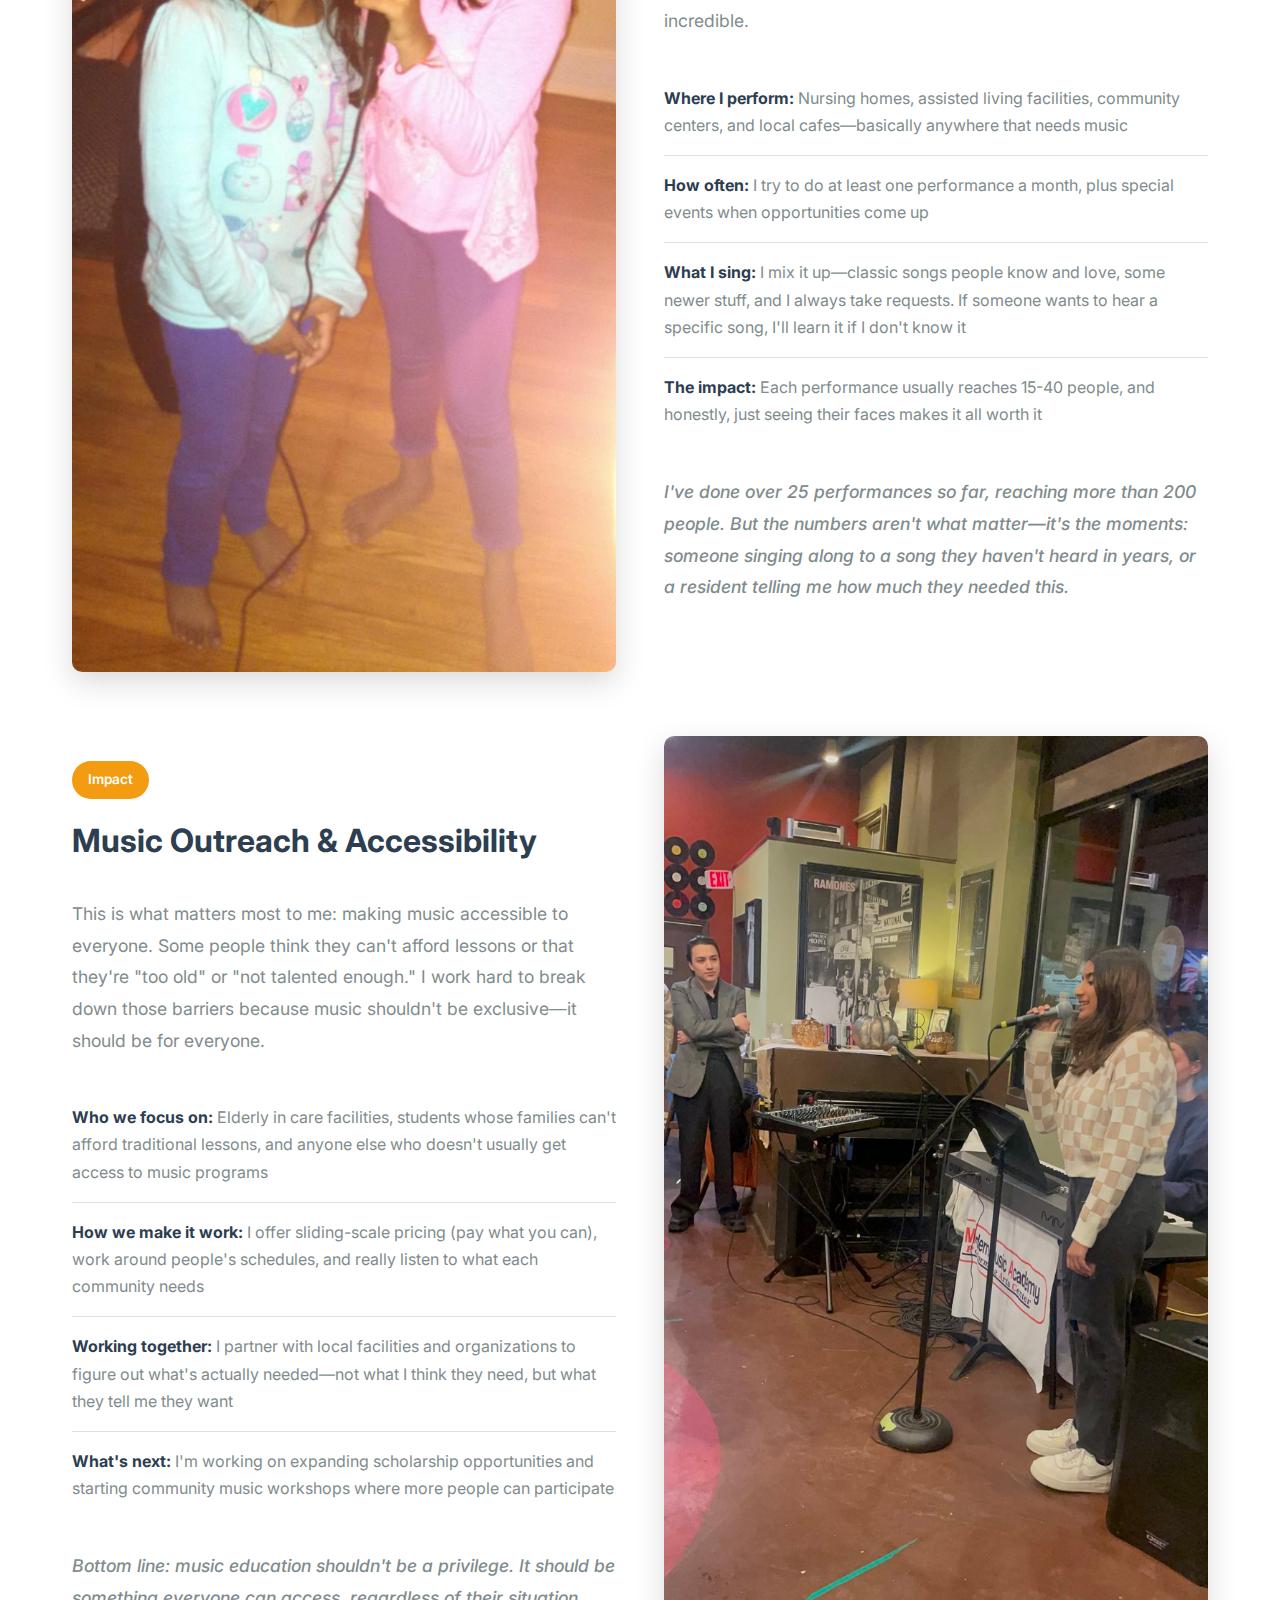
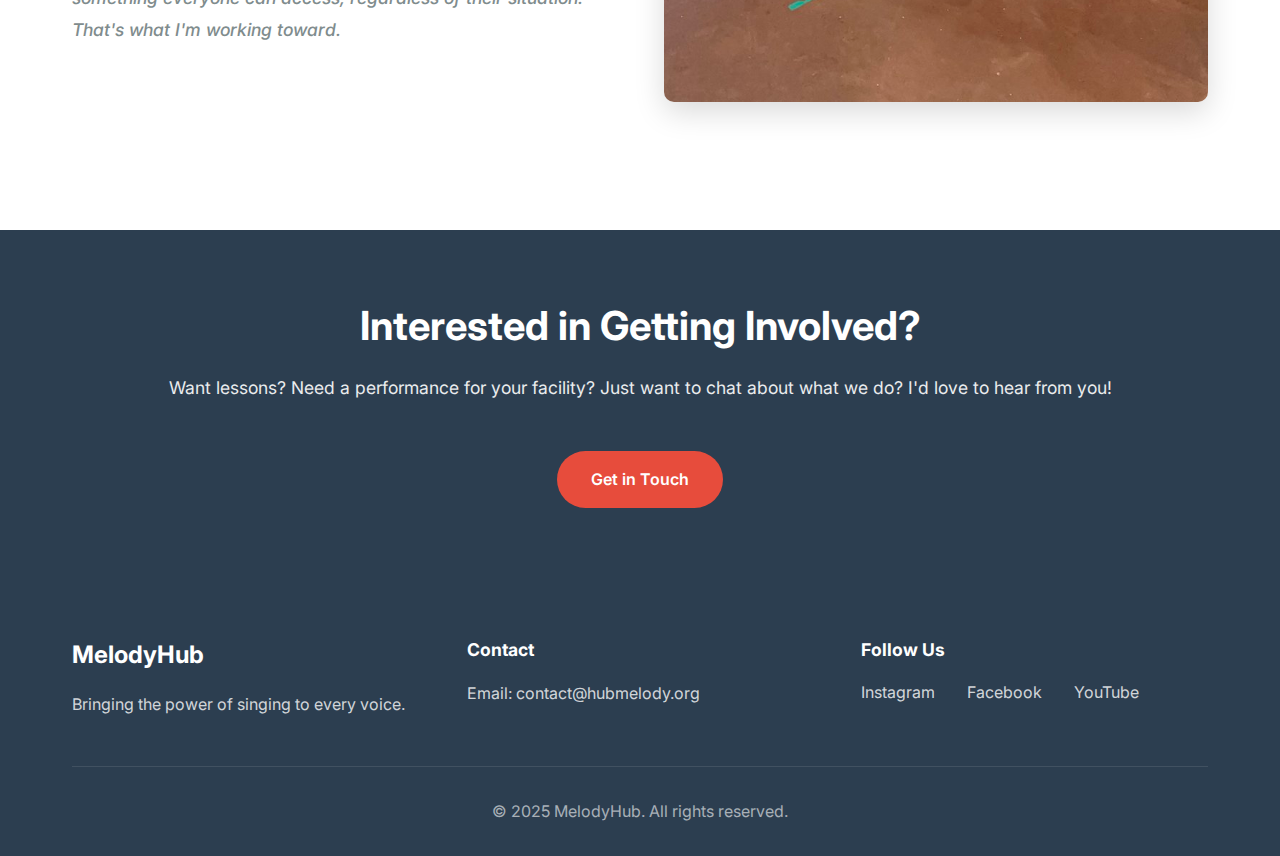
<file: programs.html>
<!DOCTYPE html>
<html lang="en">
<head>
    <meta charset="UTF-8">
    <meta name="viewport" content="width=device-width, initial-scale=1.0">
    <title>What We Do - MelodyHub</title>
    <meta name="description" content="Explore MelodyHub's programs: singing instruction, community performances, and music outreach initiatives.">
    <link rel="stylesheet" href="styles.css">
    <link rel="preconnect" href="https://fonts.googleapis.com">
    <link rel="preconnect" href="https://fonts.gstatic.com" crossorigin>
    <link href="https://fonts.googleapis.com/css2?family=Inter:wght@300;400;500;600;700&display=swap" rel="stylesheet">
</head>
<body>
    <!-- Navigation -->
    <nav class="navbar">
        <div class="container">
            <div class="nav-wrapper">
                <a href="index.html" class="logo">MelodyHub</a>
                <button class="mobile-menu-toggle" aria-label="Toggle menu">
                    <span></span>
                    <span></span>
                    <span></span>
                </button>
                <ul class="nav-menu">
                    <li><a href="index.html">Home</a></li>
                    <li><a href="about.html">Our Story</a></li>
                    <li><a href="programs.html" class="active">What We Do</a></li>
                    <li><a href="impact.html">Impact</a></li>
                    <li><a href="gallery.html">Gallery</a></li>
                    <li><a href="founder.html">Founder</a></li>
                </ul>
            </div>
        </div>
    </nav>

    <!-- Page Header -->
    <section class="page-header">
        <div class="container">
            <h1>What We Do</h1>
            <p class="page-subtitle">Our programs and initiatives</p>
        </div>
    </section>

    <!-- Programs -->
    <section class="programs-page">
        <div class="container">
            <!-- Singing Instruction -->
            <div class="program-detail" id="instruction">
                <div class="program-detail-content">
                    <div class="program-detail-text">
                        <span class="program-category">Education</span>
                        <h2>Singing Instruction & Lessons</h2>
                        <p>I teach lessons to students of all ages and skill levels. Some people have never sung before, and others just want to improve. Either way, I help them find their voice and build confidence. We work on technique, sure, but the real focus is on helping people feel comfortable expressing themselves.</p>
                        <div class="program-features">
                            <div class="feature-item">
                                <strong>How it works:</strong> I teach both one-on-one and small group sessions, depending on what works best for each student
                            </div>
                            <div class="feature-item">
                                <strong>When:</strong> Weekly lessons, and I'm pretty flexible with scheduling—I know life gets busy!
                            </div>
                            <div class="feature-item">
                                <strong>What we work on:</strong> Vocal technique, breath control, learning songs, but most importantly, building confidence to actually perform
                            </div>
                            <div class="feature-item">
                                <strong>Who can join:</strong> Middle schoolers through adults, and honestly, I don't care if you've never sung a note—everyone starts somewhere
                            </div>
                        </div>
                        <p class="program-impact">So far, I've worked with over 50 students, and it's amazing to see how many of them went from being too shy to sing to performing confidently in front of others. That confidence spills into other areas of their lives too—it's pretty cool to watch.</p>
                    </div>
                    <div class="program-detail-image">
                        <img src="images/performances/WhatsApp Image 2026-01-01 at 8.26.15 PM (1).jpeg" alt="Singing lesson and performance">
                    </div>
                </div>
            </div>

            <!-- Community Performances -->
            <div class="program-detail" id="performances">
                <div class="program-detail-content reverse">
                    <div class="program-detail-text">
                        <span class="program-category">Outreach</span>
                        <h2>Community Performances</h2>
                        <p>I perform at places that don't usually get live music—nursing homes, community centers, local cafes, and special events. These aren't just gigs for me; they're chances to connect with people who really appreciate the music. The response is always incredible.</p>
                        <div class="program-features">
                            <div class="feature-item">
                                <strong>Where I perform:</strong> Nursing homes, assisted living facilities, community centers, and local cafes—basically anywhere that needs music
                            </div>
                            <div class="feature-item">
                                <strong>How often:</strong> I try to do at least one performance a month, plus special events when opportunities come up
                            </div>
                            <div class="feature-item">
                                <strong>What I sing:</strong> I mix it up—classic songs people know and love, some newer stuff, and I always take requests. If someone wants to hear a specific song, I'll learn it if I don't know it
                            </div>
                            <div class="feature-item">
                                <strong>The impact:</strong> Each performance usually reaches 15-40 people, and honestly, just seeing their faces makes it all worth it
                            </div>
                        </div>
                        <p class="program-impact">I've done over 25 performances so far, reaching more than 200 people. But the numbers aren't what matter—it's the moments: someone singing along to a song they haven't heard in years, or a resident telling me how much they needed this.</p>
                    </div>
                    <div class="program-detail-image">
                        <img src="images/performances/WhatsApp Image 2026-01-01 at 8.22.56 PM.jpeg" alt="Community performance at local cafe">
                    </div>
                </div>
            </div>

            <!-- Music Outreach -->
            <div class="program-detail" id="outreach">
                <div class="program-detail-content">
                    <div class="program-detail-text">
                        <span class="program-category">Impact</span>
                        <h2>Music Outreach & Accessibility</h2>
                        <p>This is what matters most to me: making music accessible to everyone. Some people think they can't afford lessons or that they're "too old" or "not talented enough." I work hard to break down those barriers because music shouldn't be exclusive—it should be for everyone.</p>
                        <div class="program-features">
                            <div class="feature-item">
                                <strong>Who we focus on:</strong> Elderly in care facilities, students whose families can't afford traditional lessons, and anyone else who doesn't usually get access to music programs
                            </div>
                            <div class="feature-item">
                                <strong>How we make it work:</strong> I offer sliding-scale pricing (pay what you can), work around people's schedules, and really listen to what each community needs
                            </div>
                            <div class="feature-item">
                                <strong>Working together:</strong> I partner with local facilities and organizations to figure out what's actually needed—not what I think they need, but what they tell me they want
                            </div>
                            <div class="feature-item">
                                <strong>What's next:</strong> I'm working on expanding scholarship opportunities and starting community music workshops where more people can participate
                            </div>
                        </div>
                        <p class="program-impact">Bottom line: music education shouldn't be a privilege. It should be something everyone can access, regardless of their situation. That's what I'm working toward.</p>
                    </div>
                    <div class="program-detail-image">
                        <img src="images/community/jce_y8xoQf2i0pu16tkgDg.jpg" alt="Community music outreach and cultural events">
                    </div>
                </div>
            </div>
        </div>
    </section>

    <!-- CTA Section -->
    <section class="cta-section">
        <div class="container">
            <h2>Interested in Getting Involved?</h2>
            <p>Want lessons? Need a performance for your facility? Just want to chat about what we do? I'd love to hear from you!</p>
            <a href="#contact" class="btn btn-primary">Get in Touch</a>
        </div>
    </section>

    <!-- Footer -->
    <footer class="footer" id="contact">
        <div class="container">
            <div class="footer-content">
                <div class="footer-section">
                    <h3>MelodyHub</h3>
                    <p>Bringing the power of singing to every voice.</p>
                </div>
                <div class="footer-section">
                    <h4>Contact</h4>
                    <p>Email: <a href="mailto:contact@hubmelody.org">contact@hubmelody.org</a></p>
                </div>
                <div class="footer-section">
                    <h4>Follow Us</h4>
                    <div class="social-links">
                        <a href="#" aria-label="Instagram">Instagram</a>
                        <a href="#" aria-label="Facebook">Facebook</a>
                        <a href="#" aria-label="YouTube">YouTube</a>
                    </div>
                </div>
            </div>
            <div class="footer-bottom">
                <p>&copy; 2025 MelodyHub. All rights reserved.</p>
            </div>
        </div>
    </footer>

    <script src="script.js"></script>
</body>
</html>
</file>
<file: styles.css>
/* ============================================
   MelodyHub Website Styles
   Modern, Professional, Clean Design
   ============================================ */

/* Reset & Base Styles */
* {
    margin: 0;
    padding: 0;
    box-sizing: border-box;
}

:root {
    /* Color Palette - Music-themed with warm accents */
    --primary-color: #2c3e50;
    --secondary-color: #e74c3c;
    --accent-color: #f39c12;
    --text-dark: #2c3e50;
    --text-light: #7f8c8d;
    --bg-light: #ffffff;
    --bg-offwhite: #f8f9fa;
    --border-color: #e0e0e0;
    --overlay: rgba(44, 62, 80, 0.75);
    
    /* Typography */
    --font-family: 'Inter', -apple-system, BlinkMacSystemFont, 'Segoe UI', sans-serif;
    
    /* Spacing */
    --spacing-xs: 0.5rem;
    --spacing-sm: 1rem;
    --spacing-md: 2rem;
    --spacing-lg: 3rem;
    --spacing-xl: 4rem;
    
    /* Transitions */
    --transition: all 0.3s ease;
}

html {
    scroll-behavior: smooth;
}

body {
    font-family: var(--font-family);
    font-size: 16px;
    line-height: 1.6;
    color: var(--text-dark);
    background-color: var(--bg-light);
    overflow-x: hidden;
}

.container {
    max-width: 1200px;
    margin: 0 auto;
    padding: 0 var(--spacing-md);
}

/* ============================================
   Navigation
   ============================================ */
.navbar {
    position: fixed;
    top: 0;
    left: 0;
    right: 0;
    background: rgba(255, 255, 255, 0.98);
    backdrop-filter: blur(10px);
    box-shadow: 0 2px 10px rgba(0, 0, 0, 0.05);
    z-index: 1000;
    transition: var(--transition);
}

.nav-wrapper {
    display: flex;
    justify-content: space-between;
    align-items: center;
    padding: var(--spacing-sm) 0;
}

.logo {
    font-size: 1.5rem;
    font-weight: 700;
    color: var(--primary-color);
    text-decoration: none;
    letter-spacing: -0.5px;
    transition: var(--transition);
}

.logo:hover {
    color: var(--secondary-color);
}

.nav-menu {
    display: flex;
    list-style: none;
    gap: var(--spacing-md);
    align-items: center;
}

.nav-menu a {
    color: var(--text-dark);
    text-decoration: none;
    font-weight: 500;
    font-size: 0.95rem;
    transition: var(--transition);
    position: relative;
}

.nav-menu a::after {
    content: '';
    position: absolute;
    bottom: -5px;
    left: 0;
    width: 0;
    height: 2px;
    background: var(--secondary-color);
    transition: var(--transition);
}

.nav-menu a:hover::after,
.nav-menu a.active::after {
    width: 100%;
}

.nav-menu a:hover,
.nav-menu a.active {
    color: var(--secondary-color);
}

.mobile-menu-toggle {
    display: none;
    flex-direction: column;
    background: none;
    border: none;
    cursor: pointer;
    padding: 0.5rem;
    gap: 4px;
}

.mobile-menu-toggle span {
    width: 25px;
    height: 2px;
    background: var(--primary-color);
    transition: var(--transition);
}

/* ============================================
   Hero Section
   ============================================ */
.hero {
    position: relative;
    height: 100vh;
    min-height: 600px;
    display: flex;
    align-items: center;
    justify-content: center;
    overflow: hidden;
    margin-top: 70px;
}

.hero-image-container {
    position: absolute;
    top: 0;
    left: 0;
    width: 100%;
    height: 100%;
    z-index: 1;
}

.hero-image {
    width: 100%;
    height: 100%;
    object-fit: cover;
}

.hero-overlay {
    position: absolute;
    top: 0;
    left: 0;
    width: 100%;
    height: 100%;
    background: var(--overlay);
    z-index: 2;
}

.hero-content {
    position: relative;
    z-index: 3;
    text-align: center;
    color: white;
    padding: var(--spacing-lg) 0;
}

.hero-title {
    font-size: clamp(2.5rem, 5vw, 4rem);
    font-weight: 700;
    margin-bottom: var(--spacing-md);
    line-height: 1.2;
    letter-spacing: -1px;
}

.hero-subtitle {
    font-size: clamp(1.1rem, 2vw, 1.3rem);
    max-width: 700px;
    margin: 0 auto var(--spacing-lg);
    opacity: 0.95;
    line-height: 1.6;
}

.hero-buttons {
    display: flex;
    gap: var(--spacing-sm);
    justify-content: center;
    flex-wrap: wrap;
}

.scroll-indicator {
    position: absolute;
    bottom: 30px;
    left: 50%;
    transform: translateX(-50%);
    z-index: 3;
    text-align: center;
    color: white;
    opacity: 0.8;
    font-size: 0.9rem;
}

.scroll-arrow {
    width: 2px;
    height: 30px;
    background: white;
    margin: 10px auto 0;
    animation: scrollDown 2s infinite;
}

@keyframes scrollDown {
    0%, 100% { transform: translateY(0); opacity: 1; }
    50% { transform: translateY(10px); opacity: 0.5; }
}

/* ============================================
   Buttons
   ============================================ */
.btn {
    display: inline-block;
    padding: 0.875rem 2rem;
    text-decoration: none;
    font-weight: 600;
    font-size: 1rem;
    border-radius: 50px;
    transition: var(--transition);
    border: 2px solid transparent;
    cursor: pointer;
}

.btn-primary {
    background: var(--secondary-color);
    color: white;
}

.btn-primary:hover {
    background: #c0392b;
    transform: translateY(-2px);
    box-shadow: 0 5px 15px rgba(231, 76, 60, 0.3);
}

.btn-secondary {
    background: transparent;
    color: white;
    border: 2px solid white;
}

.btn-secondary:hover {
    background: white;
    color: var(--primary-color);
    transform: translateY(-2px);
}

.btn-outline {
    background: transparent;
    color: var(--primary-color);
    border: 2px solid var(--primary-color);
}

.btn-outline:hover {
    background: var(--primary-color);
    color: white;
}

/* ============================================
   Stats Section
   ============================================ */
.stats-section {
    padding: var(--spacing-xl) 0;
    background: var(--bg-light);
}

.stats-grid {
    display: grid;
    grid-template-columns: repeat(auto-fit, minmax(200px, 1fr));
    gap: var(--spacing-lg);
    text-align: center;
}

.stat-item {
    padding: var(--spacing-md);
}

.stat-number {
    font-size: clamp(2.5rem, 5vw, 4rem);
    font-weight: 700;
    color: var(--secondary-color);
    margin-bottom: var(--spacing-xs);
}

.stat-label {
    font-size: 1rem;
    color: var(--text-light);
    font-weight: 500;
}

/* ============================================
   Mission Section
   ============================================ */
.mission-section {
    padding: var(--spacing-xl) 0;
    background: var(--bg-offwhite);
}

.mission-content {
    max-width: 800px;
    margin: 0 auto;
    text-align: center;
}

.section-title {
    font-size: clamp(2rem, 4vw, 2.5rem);
    font-weight: 700;
    margin-bottom: var(--spacing-md);
    color: var(--primary-color);
}

.mission-text {
    font-size: 1.1rem;
    line-height: 1.8;
    color: var(--text-light);
    margin-bottom: var(--spacing-lg);
}

/* ============================================
   Programs Preview
   ============================================ */
.programs-preview {
    padding: var(--spacing-xl) 0;
    background: var(--bg-light);
}

.programs-grid {
    display: grid;
    grid-template-columns: repeat(auto-fit, minmax(300px, 1fr));
    gap: var(--spacing-md);
    margin-top: var(--spacing-lg);
}

.program-card {
    padding: var(--spacing-lg);
    background: white;
    border-radius: 10px;
    box-shadow: 0 5px 20px rgba(0, 0, 0, 0.08);
    transition: var(--transition);
    border: 1px solid var(--border-color);
}

.program-card:hover {
    transform: translateY(-5px);
    box-shadow: 0 10px 30px rgba(0, 0, 0, 0.12);
}

.program-icon {
    font-size: 3rem;
    margin-bottom: var(--spacing-sm);
}

.program-card h3 {
    font-size: 1.5rem;
    margin-bottom: var(--spacing-sm);
    color: var(--primary-color);
}

.program-card p {
    color: var(--text-light);
    margin-bottom: var(--spacing-md);
    line-height: 1.7;
}

.program-link {
    color: var(--secondary-color);
    text-decoration: none;
    font-weight: 600;
    transition: var(--transition);
}

.program-link:hover {
    color: #c0392b;
}

/* ============================================
   CTA Section
   ============================================ */
.cta-section {
    padding: var(--spacing-xl) 0;
    background: var(--primary-color);
    color: white;
    text-align: center;
}

.cta-section h2 {
    font-size: clamp(2rem, 4vw, 2.5rem);
    margin-bottom: var(--spacing-sm);
}

.cta-section p {
    font-size: 1.1rem;
    margin-bottom: var(--spacing-lg);
    opacity: 0.9;
}

.cta-section .btn-primary {
    background: var(--secondary-color);
}

.cta-section .btn-primary:hover {
    background: #c0392b;
}

/* ============================================
   Page Header
   ============================================ */
.page-header {
    padding: calc(var(--spacing-xl) + 70px) 0 var(--spacing-lg);
    background: linear-gradient(135deg, var(--primary-color) 0%, #34495e 100%);
    color: white;
    text-align: center;
}

.page-header h1 {
    font-size: clamp(2.5rem, 5vw, 3.5rem);
    font-weight: 700;
    margin-bottom: var(--spacing-xs);
}

.page-subtitle {
    font-size: 1.2rem;
    opacity: 0.9;
}

/* ============================================
   Story Section
   ============================================ */
.story-section {
    padding: var(--spacing-xl) 0;
    background: var(--bg-light);
}

.story-content {
    max-width: 900px;
    margin: 0 auto;
}

.story-text {
    margin-bottom: var(--spacing-xl);
}

.story-text h2 {
    font-size: 2rem;
    color: var(--primary-color);
    margin: var(--spacing-lg) 0 var(--spacing-md);
}

.story-text h2:first-child {
    margin-top: 0;
}

.story-text p {
    font-size: 1.1rem;
    line-height: 1.8;
    color: var(--text-light);
    margin-bottom: var(--spacing-md);
}

/* Timeline */
.timeline {
    margin-top: var(--spacing-xl);
    padding-top: var(--spacing-xl);
    border-top: 2px solid var(--border-color);
}

.timeline h2 {
    font-size: 2rem;
    color: var(--primary-color);
    margin-bottom: var(--spacing-lg);
}

.timeline-item {
    display: flex;
    gap: var(--spacing-md);
    margin-bottom: var(--spacing-lg);
    padding-bottom: var(--spacing-lg);
    border-bottom: 1px solid var(--border-color);
}

.timeline-item:last-child {
    border-bottom: none;
}

.timeline-date {
    min-width: 150px;
    font-weight: 600;
    color: var(--secondary-color);
    font-size: 1rem;
}

.timeline-content h3 {
    font-size: 1.3rem;
    color: var(--primary-color);
    margin-bottom: var(--spacing-xs);
}

.timeline-content p {
    color: var(--text-light);
    line-height: 1.7;
}

/* ============================================
   Programs Page
   ============================================ */
.programs-page {
    padding: var(--spacing-xl) 0;
    background: var(--bg-light);
}

.program-detail {
    margin-bottom: var(--spacing-xl);
}

.program-detail-content {
    display: grid;
    grid-template-columns: 1fr 1fr;
    gap: var(--spacing-lg);
    align-items: center;
}

.program-detail-content.reverse {
    direction: rtl;
}

.program-detail-content.reverse > * {
    direction: ltr;
}

.program-category {
    display: inline-block;
    padding: 0.5rem 1rem;
    background: var(--accent-color);
    color: white;
    font-size: 0.85rem;
    font-weight: 600;
    border-radius: 20px;
    margin-bottom: var(--spacing-sm);
}

.program-detail-text h2 {
    font-size: 2rem;
    color: var(--primary-color);
    margin-bottom: var(--spacing-md);
}

.program-detail-text p {
    font-size: 1.1rem;
    line-height: 1.8;
    color: var(--text-light);
    margin-bottom: var(--spacing-md);
}

.program-features {
    margin: var(--spacing-md) 0;
}

.feature-item {
    padding: var(--spacing-sm) 0;
    border-bottom: 1px solid var(--border-color);
    color: var(--text-light);
    line-height: 1.7;
}

.feature-item:last-child {
    border-bottom: none;
}

.feature-item strong {
    color: var(--primary-color);
}

.program-impact {
    font-style: italic;
    color: var(--primary-color);
    font-weight: 500;
    margin-top: var(--spacing-md);
}

.program-detail-image {
    border-radius: 10px;
    overflow: hidden;
    box-shadow: 0 10px 30px rgba(0, 0, 0, 0.15);
}

.program-detail-image img {
    width: 100%;
    height: 100%;
    object-fit: cover;
    display: block;
}

/* ============================================
   Impact Section
   ============================================ */
.impact-stats {
    padding: var(--spacing-lg) 0;
    background: var(--bg-offwhite);
}

.testimonials-section {
    padding: var(--spacing-xl) 0;
    background: var(--bg-light);
}

.testimonials-grid {
    display: grid;
    grid-template-columns: repeat(auto-fit, minmax(300px, 1fr));
    gap: var(--spacing-md);
    margin-top: var(--spacing-lg);
}

.testimonial-card {
    background: white;
    padding: var(--spacing-lg);
    border-radius: 10px;
    box-shadow: 0 5px 20px rgba(0, 0, 0, 0.08);
    border-left: 4px solid var(--secondary-color);
    transition: var(--transition);
}

.testimonial-card:hover {
    transform: translateY(-3px);
    box-shadow: 0 8px 25px rgba(0, 0, 0, 0.12);
}

.testimonial-text {
    font-size: 1rem;
    line-height: 1.7;
    color: var(--text-light);
    margin-bottom: var(--spacing-md);
    font-style: italic;
}

.testimonial-author {
    display: flex;
    align-items: center;
    gap: var(--spacing-sm);
}

.testimonial-info {
    display: flex;
    flex-direction: column;
}

.testimonial-info strong {
    color: var(--primary-color);
    font-size: 1rem;
}

.testimonial-info span {
    color: var(--text-light);
    font-size: 0.9rem;
}

.impact-stories {
    padding: var(--spacing-xl) 0;
    background: var(--bg-offwhite);
}

.story-cards {
    display: grid;
    grid-template-columns: repeat(auto-fit, minmax(280px, 1fr));
    gap: var(--spacing-md);
    margin-top: var(--spacing-lg);
}

.story-card {
    background: white;
    padding: var(--spacing-lg);
    border-radius: 10px;
    box-shadow: 0 5px 20px rgba(0, 0, 0, 0.08);
    text-align: center;
    transition: var(--transition);
}

.story-card:hover {
    transform: translateY(-5px);
    box-shadow: 0 10px 30px rgba(0, 0, 0, 0.12);
}

.story-icon {
    font-size: 3rem;
    margin-bottom: var(--spacing-sm);
}

.story-card h3 {
    font-size: 1.3rem;
    color: var(--primary-color);
    margin-bottom: var(--spacing-sm);
}

.story-card p {
    color: var(--text-light);
    line-height: 1.7;
}

/* ============================================
   Gallery Section
   ============================================ */
.gallery-section {
    padding: var(--spacing-xl) 0;
    background: var(--bg-light);
}

.gallery-filters {
    display: flex;
    justify-content: center;
    gap: var(--spacing-sm);
    margin-bottom: var(--spacing-lg);
    flex-wrap: wrap;
}

.filter-btn {
    padding: 0.75rem 1.5rem;
    background: white;
    border: 2px solid var(--border-color);
    border-radius: 50px;
    font-weight: 600;
    color: var(--text-light);
    cursor: pointer;
    transition: var(--transition);
    font-family: var(--font-family);
}

.filter-btn:hover,
.filter-btn.active {
    background: var(--secondary-color);
    color: white;
    border-color: var(--secondary-color);
}

.gallery-grid {
    display: grid;
    grid-template-columns: repeat(auto-fill, minmax(300px, 1fr));
    gap: var(--spacing-md);
}

.gallery-item {
    position: relative;
    overflow: hidden;
    border-radius: 10px;
    aspect-ratio: 4 / 3;
    cursor: pointer;
}

.gallery-item img {
    width: 100%;
    height: 100%;
    object-fit: cover;
    transition: var(--transition);
}

.gallery-overlay {
    position: absolute;
    bottom: 0;
    left: 0;
    right: 0;
    background: linear-gradient(to top, rgba(0,0,0,0.8), transparent);
    color: white;
    padding: var(--spacing-md);
    transform: translateY(100%);
    transition: var(--transition);
}

.gallery-item:hover .gallery-overlay {
    transform: translateY(0);
}

.gallery-item:hover img {
    transform: scale(1.1);
}

.gallery-caption {
    font-weight: 600;
    margin-bottom: var(--spacing-xs);
}

.gallery-date {
    font-size: 0.9rem;
    opacity: 0.8;
}

.video-section {
    padding: var(--spacing-xl) 0;
    background: var(--bg-offwhite);
}

.video-grid {
    display: grid;
    grid-template-columns: repeat(auto-fit, minmax(400px, 1fr));
    gap: var(--spacing-md);
    margin-top: var(--spacing-lg);
}

.video-item {
    border-radius: 10px;
    overflow: hidden;
    box-shadow: 0 5px 20px rgba(0, 0, 0, 0.1);
    transition: var(--transition);
}

.video-item:hover {
    transform: translateY(-5px);
    box-shadow: 0 10px 30px rgba(0, 0, 0, 0.15);
}

.video-item video {
    width: 100%;
    height: auto;
    display: block;
    border-radius: 10px 10px 0 0;
}

.video-caption {
    padding: var(--spacing-sm) var(--spacing-md);
    background: var(--bg-light);
    text-align: center;
    font-weight: 500;
    color: var(--primary-color);
    margin: 0;
    border-radius: 0 0 10px 10px;
}

.video-placeholder {
    aspect-ratio: 16 / 9;
    background: var(--primary-color);
    border-radius: 10px;
    display: flex;
    flex-direction: column;
    align-items: center;
    justify-content: center;
    color: white;
    cursor: pointer;
    transition: var(--transition);
}

.video-placeholder:hover {
    background: #34495e;
    transform: translateY(-5px);
    box-shadow: 0 10px 30px rgba(0, 0, 0, 0.2);
}

.video-icon {
    font-size: 4rem;
    margin-bottom: var(--spacing-sm);
    opacity: 0.8;
}

.video-placeholder p {
    font-size: 1.2rem;
    font-weight: 600;
    margin-bottom: var(--spacing-xs);
}

.video-placeholder span {
    opacity: 0.7;
}

/* ============================================
   Founder Section
   ============================================ */
.founder-section {
    padding: var(--spacing-xl) 0;
    background: var(--bg-light);
}

.founder-content {
    display: grid;
    grid-template-columns: 350px 1fr;
    gap: var(--spacing-xl);
    max-width: 1000px;
    margin: 0 auto;
}

.founder-image-wrapper {
    border-radius: 10px;
    overflow: hidden;
    box-shadow: 0 10px 30px rgba(0, 0, 0, 0.15);
}

.founder-image {
    width: 100%;
    height: 100%;
    object-fit: cover;
    display: block;
}

.founder-info h2 {
    font-size: 2rem;
    color: var(--primary-color);
    margin-bottom: var(--spacing-xs);
}

.founder-title {
    font-size: 1.2rem;
    color: var(--secondary-color);
    font-weight: 600;
    margin-bottom: var(--spacing-lg);
}

.founder-bio {
    margin-bottom: var(--spacing-lg);
}

.founder-bio p {
    font-size: 1.1rem;
    line-height: 1.8;
    color: var(--text-light);
    margin-bottom: var(--spacing-md);
}

.founder-values {
    background: var(--bg-offwhite);
    padding: var(--spacing-lg);
    border-radius: 10px;
    border-left: 4px solid var(--accent-color);
}

.founder-values h3 {
    font-size: 1.5rem;
    color: var(--primary-color);
    margin-bottom: var(--spacing-md);
}

.founder-values ul {
    list-style: none;
}

.founder-values li {
    padding: var(--spacing-sm) 0;
    line-height: 1.7;
    color: var(--text-light);
}

.founder-values strong {
    color: var(--primary-color);
}

.journey-section {
    padding: var(--spacing-xl) 0;
    background: var(--bg-offwhite);
}

.journey-content {
    max-width: 800px;
    margin: 0 auto;
}

.journey-content p {
    font-size: 1.1rem;
    line-height: 1.8;
    color: var(--text-light);
    margin-bottom: var(--spacing-md);
}

/* ============================================
   Footer
   ============================================ */
.footer {
    background: var(--primary-color);
    color: white;
    padding: var(--spacing-xl) 0 var(--spacing-md);
}

.footer-content {
    display: grid;
    grid-template-columns: repeat(auto-fit, minmax(250px, 1fr));
    gap: var(--spacing-lg);
    margin-bottom: var(--spacing-lg);
}

.footer-section h3 {
    font-size: 1.5rem;
    margin-bottom: var(--spacing-sm);
}

.footer-section h4 {
    font-size: 1.1rem;
    margin-bottom: var(--spacing-sm);
}

.footer-section p {
    color: rgba(255, 255, 255, 0.8);
    line-height: 1.7;
}

.footer-section a {
    color: rgba(255, 255, 255, 0.8);
    text-decoration: none;
    transition: var(--transition);
}

.footer-section a:hover {
    color: var(--accent-color);
}

.social-links {
    display: flex;
    gap: var(--spacing-md);
    flex-wrap: wrap;
}

.footer-bottom {
    text-align: center;
    padding-top: var(--spacing-md);
    border-top: 1px solid rgba(255, 255, 255, 0.1);
    color: rgba(255, 255, 255, 0.6);
}

/* ============================================
   Responsive Design
   ============================================ */
@media (max-width: 768px) {
    .nav-menu {
        position: fixed;
        top: 70px;
        left: -100%;
        width: 100%;
        flex-direction: column;
        background: white;
        padding: var(--spacing-md);
        box-shadow: 0 5px 10px rgba(0, 0, 0, 0.1);
        transition: var(--transition);
        gap: var(--spacing-sm);
    }

    .nav-menu.active {
        left: 0;
    }

    .mobile-menu-toggle {
        display: flex;
    }

    .hero {
        height: 80vh;
        min-height: 500px;
    }

    .programs-grid,
    .testimonials-grid,
    .story-cards {
        grid-template-columns: 1fr;
    }

    .program-detail-content {
        grid-template-columns: 1fr;
    }

    .program-detail-content.reverse {
        direction: ltr;
    }

    .founder-content {
        grid-template-columns: 1fr;
    }

    .timeline-item {
        flex-direction: column;
    }

    .timeline-date {
        min-width: auto;
    }

    .gallery-grid {
        grid-template-columns: 1fr;
    }

    .video-grid {
        grid-template-columns: 1fr;
    }

    .hero-buttons {
        flex-direction: column;
        align-items: center;
    }

    .btn {
        width: 100%;
        max-width: 300px;
        text-align: center;
    }
}

@media (max-width: 480px) {
    .container {
        padding: 0 var(--spacing-sm);
    }

    .stats-grid {
        grid-template-columns: repeat(2, 1fr);
        gap: var(--spacing-md);
    }

    .page-header {
        padding: calc(var(--spacing-lg) + 70px) 0 var(--spacing-md);
    }
}

/* Smooth Animations */
@keyframes fadeIn {
    from {
        opacity: 0;
        transform: translateY(20px);
    }
    to {
        opacity: 1;
        transform: translateY(0);
    }
}

.fade-in {
    animation: fadeIn 0.6s ease-out;
}
</file>
